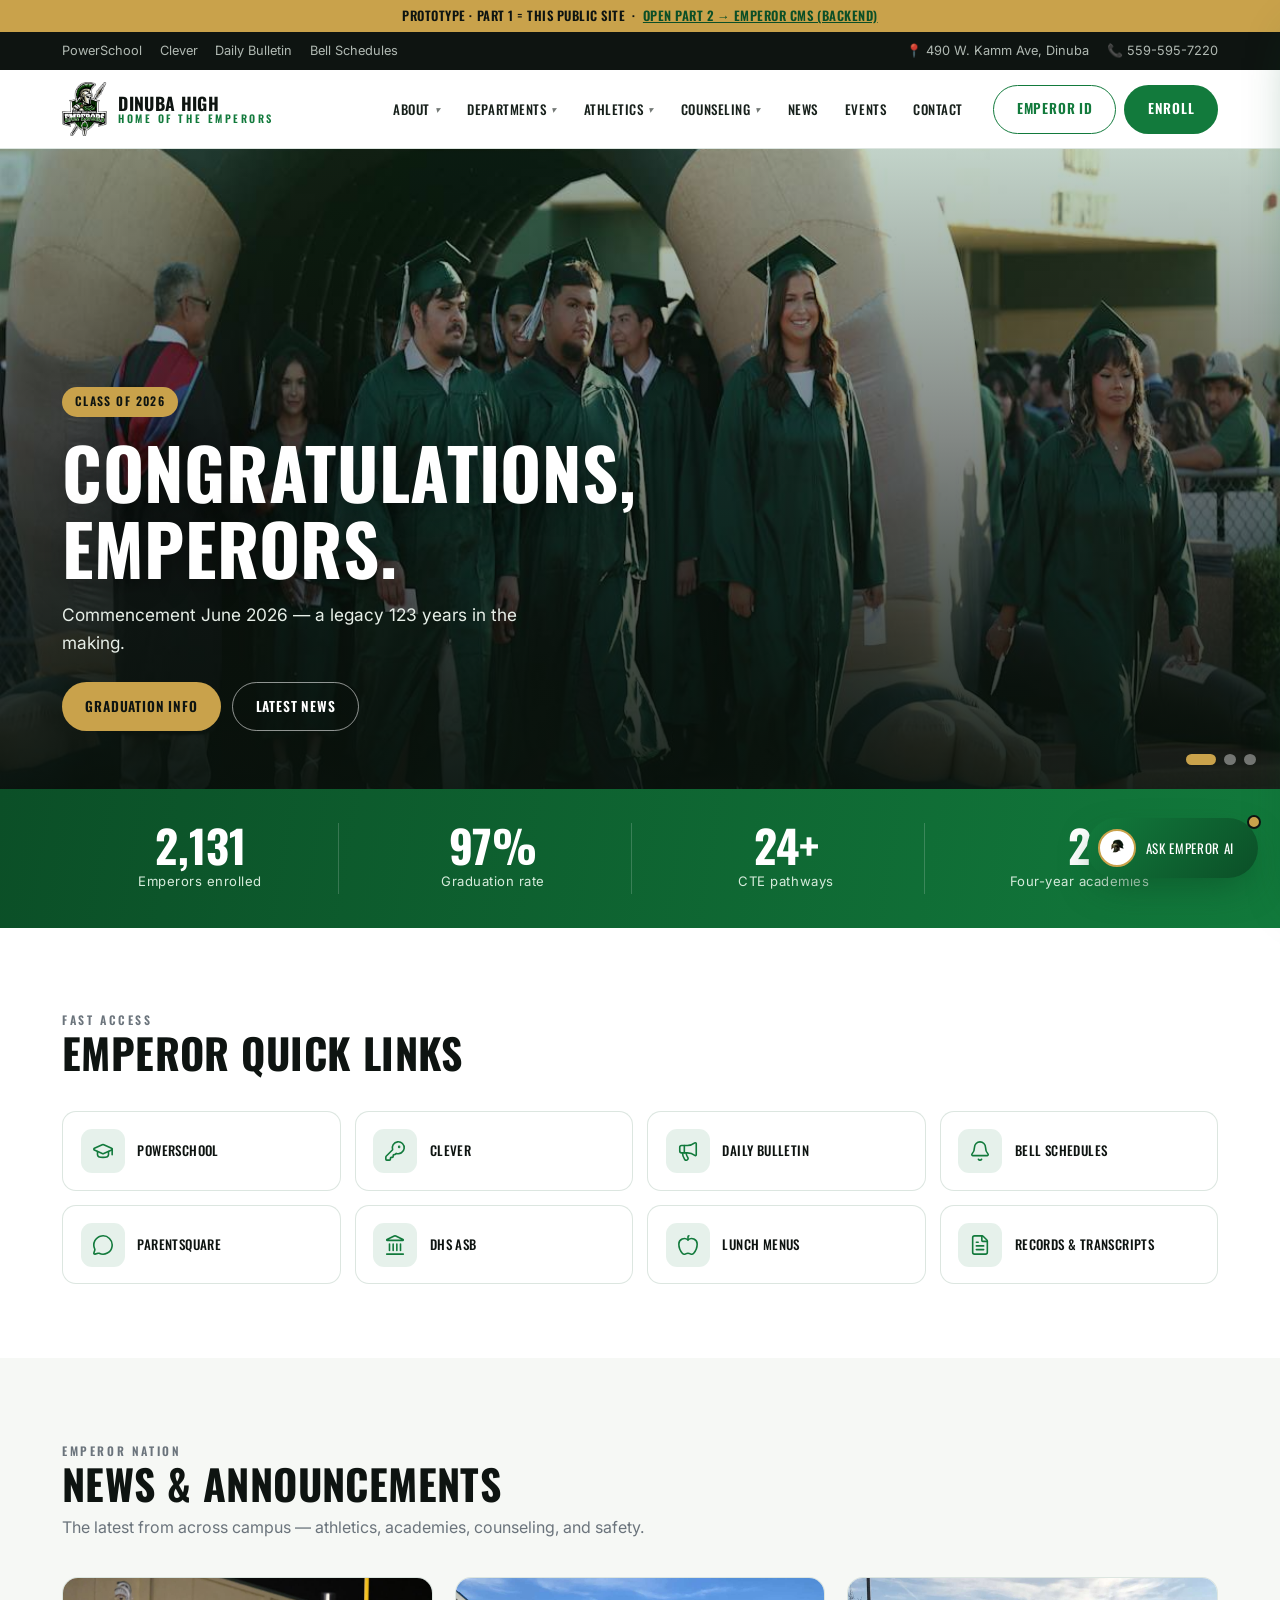
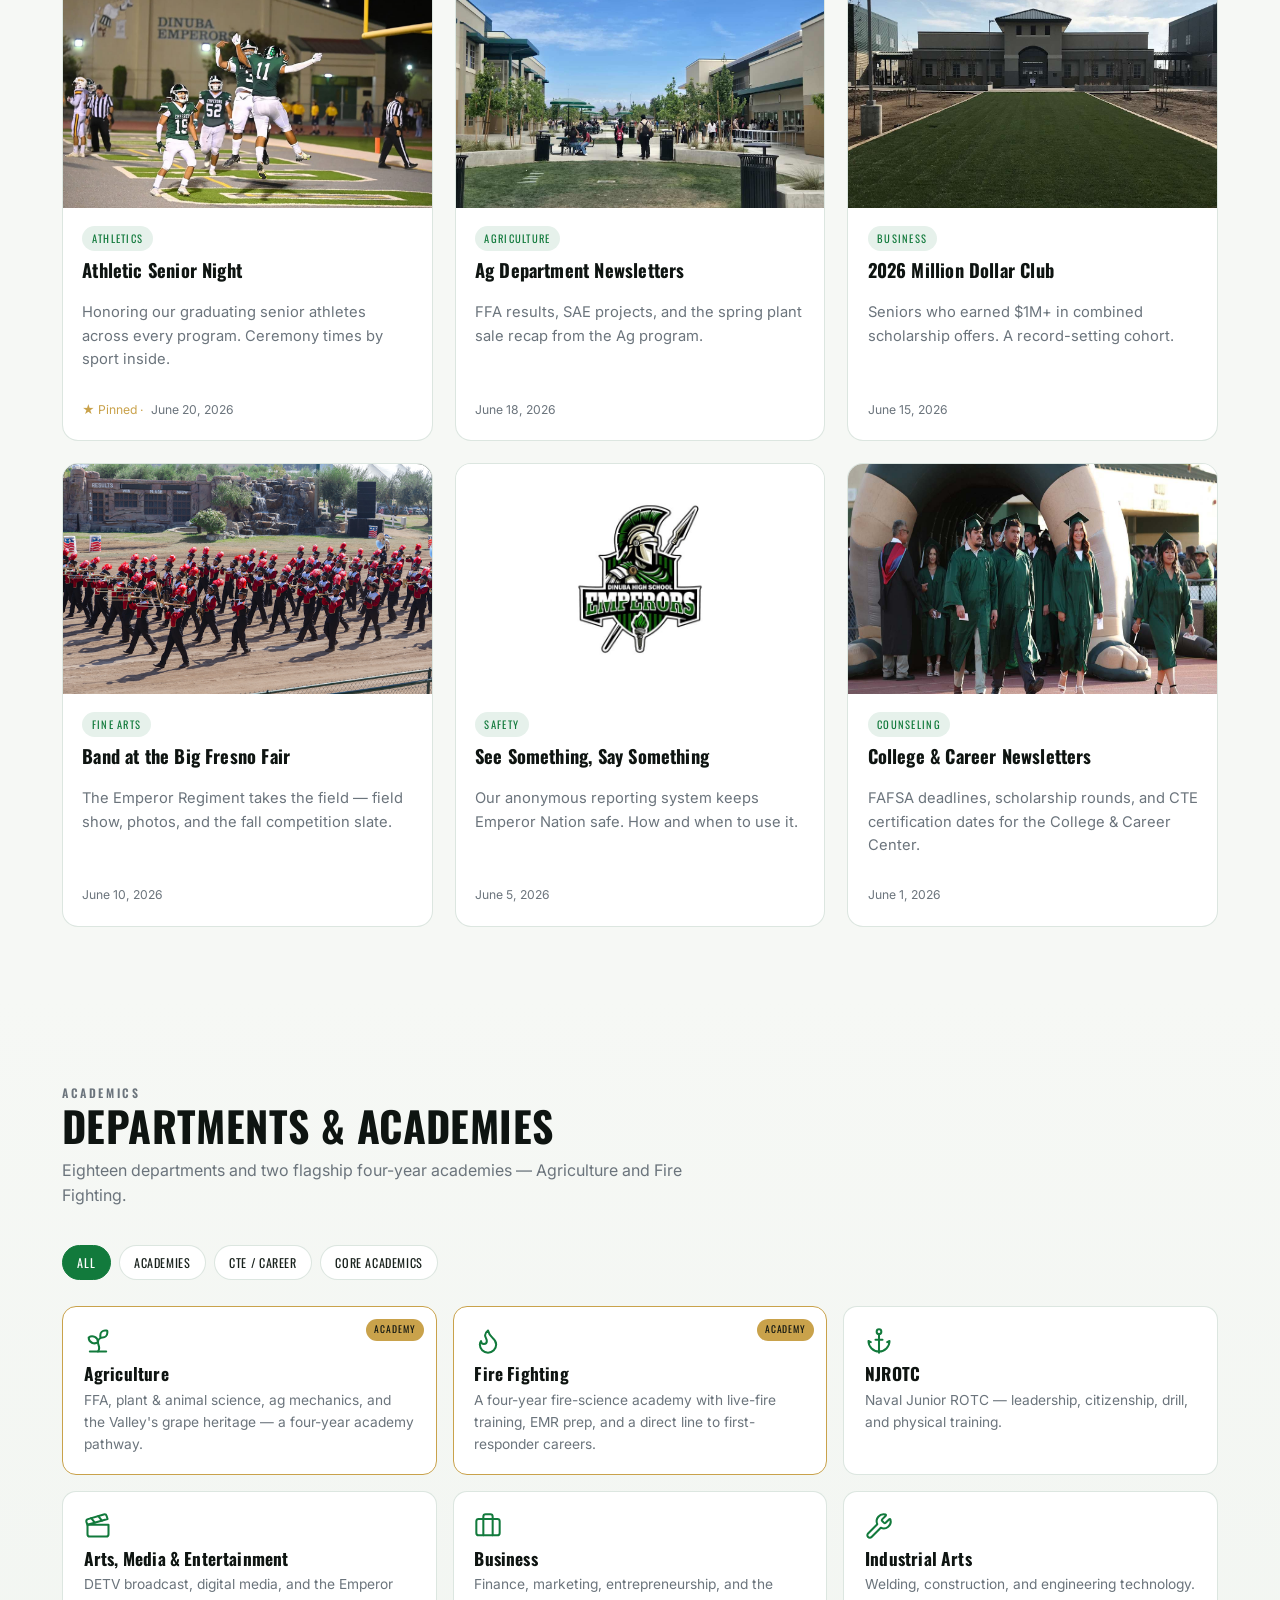
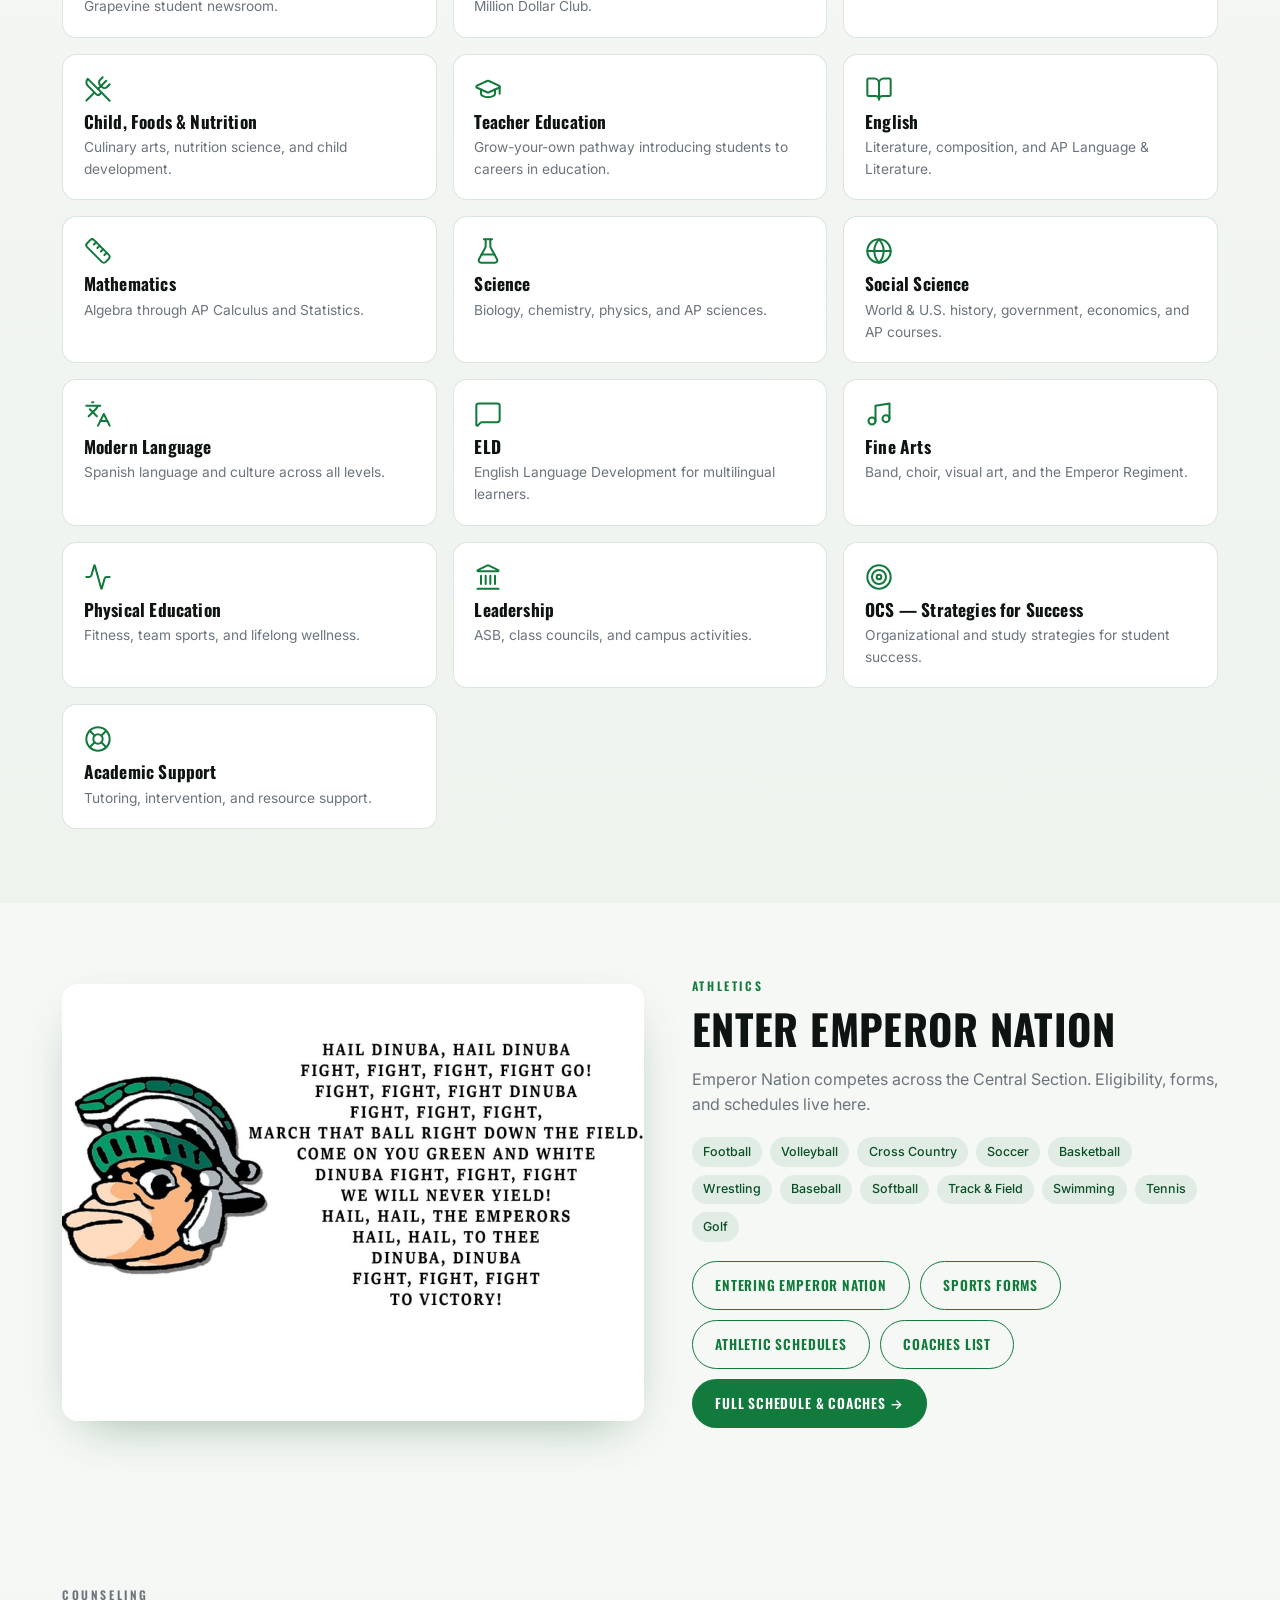
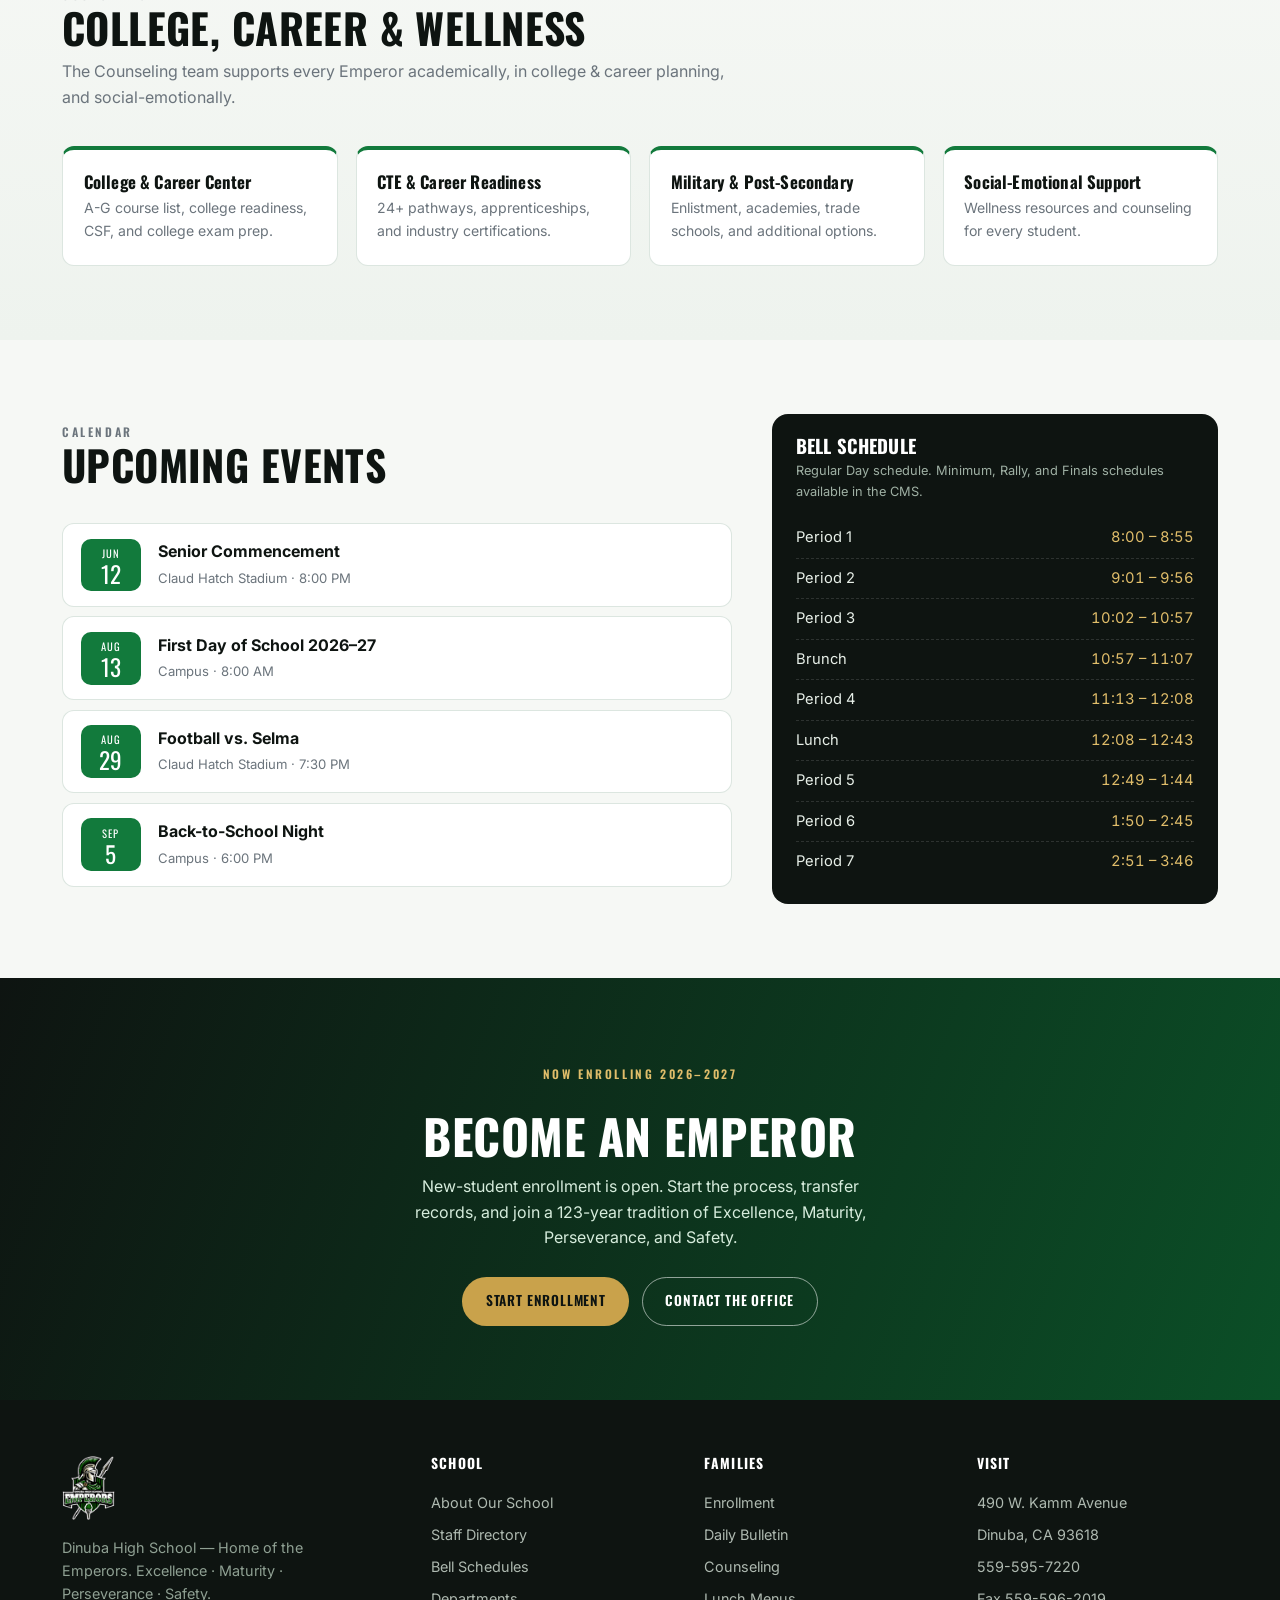
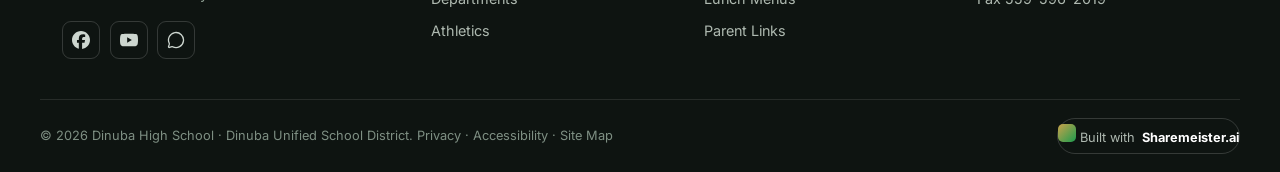
<file: index.html>
<!DOCTYPE html>
<html lang="en">
<head>
<meta charset="UTF-8">
<meta name="viewport" content="width=device-width,initial-scale=1">
<title>Dinuba High School — Home of the Emperors</title>
<meta name="description" content="Dinuba High School — Home of the Emperors. Excellence, Maturity, Perseverance, Safety.">
<link rel="icon" href="assets/img/helmet.png">
<link rel="preconnect" href="https://fonts.googleapis.com">
<link rel="preconnect" href="https://fonts.gstatic.com" crossorigin>
<link href="https://fonts.googleapis.com/css2?family=Oswald:wght@400;500;600;700&family=Inter:wght@400;500;600;700&display=swap" rel="stylesheet">
<link rel="stylesheet" href="assets/css/site.css">
</head>
<body>

<!-- Prototype banner: jump to Part 2 -->
<div style="background:#c9a24b;color:#0e1411;text-align:center;font:600 .8rem/1.4 Oswald,sans-serif;letter-spacing:.04em;text-transform:uppercase;padding:.45rem 1rem">
  Prototype · Part 1 = this public site &nbsp;·&nbsp; <a href="admin.html" style="text-decoration:underline;color:#0b4f27">Open Part 2 → Emperor CMS (backend)</a>
</div>

<!-- Top utility bar -->
<div class="topbar">
  <div class="wrap">
    <div class="t-links" id="topQuick"></div>
    <div class="t-meta">
      <a href="#contact">📍 490 W. Kamm Ave, Dinuba</a>
      <a href="tel:5595957220">📞 559-595-7220</a>
    </div>
  </div>
</div>

<!-- Header -->
<header class="site-head">
  <div class="wrap nav">
    <a class="brand" href="#top">
      <img src="assets/img/logo-emperor.png" alt="Dinuba High School Emperors">
      <span class="b-name"><strong>Dinuba High</strong><span>Home of the Emperors</span></span>
    </a>
    <ul class="menu">
      <li><a href="#about">About <i class="caret">▾</i></a>
        <div class="submenu">
          <a href="#about">Administration</a><a href="page.html#staff">Staff Directory</a>
          <a href="#bell">Bell Schedules</a><a href="#about">School Map</a><a href="#about">DUSD Calendar</a>
        </div>
      </li>
      <li><a href="#departments">Departments <i class="caret">▾</i></a>
        <div class="submenu" id="deptMenu"></div>
      </li>
      <li><a href="page.html#athletics">Athletics <i class="caret">▾</i></a>
        <div class="submenu">
          <a href="page.html#athletics">Entering Emperor Nation</a><a href="page.html#athletics">Sports Forms</a>
          <a href="page.html#athletics">Athletic Schedules</a><a href="page.html#athletics">Coaches List</a>
        </div>
      </li>
      <li><a href="page.html#counseling">Counseling <i class="caret">▾</i></a>
        <div class="submenu">
          <a href="page.html#counseling">College &amp; Career Center</a><a href="page.html#counseling">CTE &amp; Career Readiness</a>
          <a href="page.html#counseling">Counseling Staff</a><a href="page.html#counseling">Social-Emotional</a>
        </div>
      </li>
      <li><a href="#news">News</a></li>
      <li><a href="#events">Events</a></li>
      <li><a href="#contact">Contact</a></li>
    </ul>
    <div class="nav-cta">
      <a class="btn btn-outline" href="profile.html">Emperor ID</a>
      <a class="btn btn-primary" href="#enroll">Enroll</a>
      <button class="burger" id="burger" aria-label="Menu">☰</button>
    </div>
  </div>
</header>

<!-- Mobile drawer -->
<div class="scrim" id="scrim"></div>
<nav class="drawer" id="drawer">
  <div style="display:flex;justify-content:space-between;align-items:center;margin-bottom:1rem">
    <strong style="font-family:Oswald;text-transform:uppercase;color:var(--green)">Menu</strong>
    <button id="drawerClose" style="background:none;border:0;font-size:1.6rem;cursor:pointer">×</button>
  </div>
  <a href="#about">About</a><a href="#departments">Departments</a><a href="#athletics">Athletics</a>
  <a href="#counseling">Counseling</a><a href="#news">News</a><a href="#events">Events</a><a href="#contact">Contact</a>
  <a href="profile.html" class="dh">Emperor ID</a>
  <a href="#enroll">Enroll Now</a>
  <a href="admin.html">Emperor CMS →</a>
</nav>

<main id="top">

  <!-- Hero -->
  <section class="hero" id="hero" style="padding:0">
    <div id="heroSlides"></div>
    <div class="wrap" id="heroContent"></div>
    <div class="hero-dots" id="heroDots"></div>
  </section>

  <!-- Stats -->
  <div class="stats"><div class="wrap" id="stats"></div></div>

  <!-- Quick links -->
  <section class="quick">
    <div class="wrap">
      <div class="sec-head"><p class="eyebrow">Fast Access</p><h2>Emperor Quick Links</h2></div>
      <div class="qgrid" id="quickGrid"></div>
    </div>
  </section>

  <!-- News -->
  <section id="news">
    <div class="wrap">
      <div class="sec-head"><p class="eyebrow">Emperor Nation</p><h2>News &amp; Announcements</h2>
        <p>The latest from across campus — athletics, academies, counseling, and safety.</p></div>
      <div class="ngrid" id="newsGrid"></div>
    </div>
  </section>

  <!-- Departments -->
  <section class="depts" id="departments">
    <div class="wrap">
      <div class="sec-head"><p class="eyebrow">Academics</p><h2>Departments &amp; Academies</h2>
        <p>Eighteen departments and two flagship four-year academies — Agriculture and Fire Fighting.</p></div>
      <div class="dfilter" id="deptFilter"></div>
      <div class="dgrid" id="deptGrid"></div>
    </div>
  </section>

  <!-- Athletics -->
  <section id="athletics">
    <div class="wrap split">
      <div class="media"><img src="assets/img/hero-sports.jpg" alt="Emperor athletics"></div>
      <div>
        <p class="eyebrow">Athletics</p>
        <h2 style="font-size:clamp(1.7rem,3.4vw,2.6rem);text-transform:uppercase">Enter Emperor Nation</h2>
        <p class="muted" id="athIntro"></p>
        <div class="sportchips" id="sportChips"></div>
        <div class="linkrow" id="athLinks"></div>
      </div>
    </div>
  </section>

  <!-- Counseling -->
  <section class="depts" id="counseling">
    <div class="wrap">
      <div class="sec-head"><p class="eyebrow">Counseling</p><h2>College, Career &amp; Wellness</h2>
        <p id="counselIntro"></p></div>
      <div class="cgrid" id="counselGrid"></div>
    </div>
  </section>

  <!-- Events + Bell -->
  <section id="events">
    <div class="wrap twocol">
      <div>
        <div class="sec-head"><p class="eyebrow">Calendar</p><h2>Upcoming Events</h2></div>
        <div class="evlist" id="eventsList"></div>
      </div>
      <div id="bell">
        <div class="bell">
          <h3>Bell Schedule</h3>
          <div class="bn" id="bellNote"></div>
          <div id="bellRows"></div>
        </div>
      </div>
    </div>
  </section>

  <!-- Enroll CTA -->
  <section class="cta-band" id="enroll">
    <div class="wrap">
      <p class="eyebrow" style="color:var(--gold-bright)">Now Enrolling 2026–2027</p>
      <h2>Become an Emperor</h2>
      <p>New-student enrollment is open. Start the process, transfer records, and join a 123-year tradition of Excellence, Maturity, Perseverance, and Safety.</p>
      <div class="btns">
        <a class="btn btn-gold" href="#">Start Enrollment</a>
        <a class="btn btn-ghost" href="#contact">Contact the Office</a>
      </div>
    </div>
  </section>

</main>

<!-- Footer -->
<footer class="foot" id="contact">
  <div class="wrap fgrid">
    <div class="fbrand">
      <img src="assets/img/logo-emperor.png" alt="Dinuba High School Emperors">
      <p>Dinuba High School — Home of the Emperors. Excellence · Maturity · Perseverance · Safety.</p>
      <div class="social">
        <a href="https://www.facebook.com/DinubaHigh/" target="_blank" rel="noopener" title="Facebook" aria-label="Facebook">
          <svg viewBox="0 0 24 24" fill="currentColor" aria-hidden="true"><path d="M9.101 23.691v-7.98H6.627v-3.667h2.474v-1.58c0-4.085 1.848-5.978 5.858-5.978.401 0 .955.042 1.468.103a8.68 8.68 0 0 1 1.141.195v3.325a8.623 8.623 0 0 0-.653-.036 26.805 26.805 0 0 0-.733-.009c-.707 0-1.259.096-1.675.309a1.686 1.686 0 0 0-.679.622c-.258.42-.374.995-.374 1.752v1.297h3.919l-.386 2.103-.287 1.564h-3.246v8.245C19.396 23.238 24 18.179 24 12.044c0-6.627-5.373-12-12-12s-12 5.373-12 12c0 5.628 3.874 10.35 9.101 11.647Z"/></svg></a>
        <a href="https://www.youtube.com/@DETVEmps" target="_blank" rel="noopener" title="YouTube" aria-label="YouTube">
          <svg viewBox="0 0 24 24" fill="currentColor" aria-hidden="true"><path d="M23.498 6.186a3.016 3.016 0 0 0-2.122-2.136C19.505 3.545 12 3.545 12 3.545s-7.505 0-9.377.505A3.017 3.017 0 0 0 .502 6.186C0 8.07 0 12 0 12s0 3.93.502 5.814a3.016 3.016 0 0 0 2.122 2.136c1.871.505 9.376.505 9.376.505s7.505 0 9.377-.505a3.015 3.015 0 0 0 2.122-2.136C24 15.93 24 12 24 12s0-3.93-.502-5.814zM9.545 15.568V8.432L15.818 12l-6.273 3.568z"/></svg></a>
        <a href="#" title="ParentSquare" aria-label="ParentSquare" id="psSocial"></a>
      </div>
    </div>
    <div>
      <h4>School</h4>
      <a href="#about">About Our School</a><a href="page.html#staff">Staff Directory</a>
      <a href="#bell">Bell Schedules</a><a href="#departments">Departments</a><a href="page.html#athletics">Athletics</a>
    </div>
    <div>
      <h4>Families</h4>
      <a href="#enroll">Enrollment</a><a href="#news">Daily Bulletin</a>
      <a href="#counseling">Counseling</a><a href="#">Lunch Menus</a><a href="#">Parent Links</a>
    </div>
    <div>
      <h4>Visit</h4>
      <a href="#contact">490 W. Kamm Avenue</a><a href="#contact">Dinuba, CA 93618</a>
      <a href="tel:5595957220">559-595-7220</a><a href="#">Fax 559-596-2019</a>
    </div>
  </div>
  <div class="wrap subfoot">
    <span>© 2026 Dinuba High School · Dinuba Unified School District. Privacy · Accessibility · Site Map</span>
    <a class="smbuilt" href="https://sharemeister.ai" target="_blank" rel="noopener">
      <span class="spark"></span> Built with <strong style="color:#fff">&nbsp;Sharemeister.ai</strong>
    </a>
  </div>
</footer>

<!-- Emperor AI assistant -->
<button class="eai-fab" id="eaiFab" aria-label="Ask Emperor AI">
  <span class="ava"><img src="assets/img/helmet.png" alt=""></span>
  Ask Emperor AI<span class="pulse"></span>
</button>
<section class="eai-panel" id="eaiPanel" aria-live="polite">
  <div class="eai-head">
    <span class="ava"><img src="assets/img/helmet.png" alt=""></span>
    <div class="t"><b>Emperor AI</b><span>Your campus guide · online</span></div>
    <button class="x" id="eaiClose">×</button>
  </div>
  <div class="eai-body" id="eaiBody"></div>
  <div class="eai-chips" id="eaiChips"></div>
  <div class="eai-input">
    <input id="eaiInput" placeholder="Ask about enrollment, sports, schedules…" autocomplete="off">
    <button id="eaiSend">➤</button>
  </div>
  <div class="eai-foot">Powered by <a href="https://sharemeister.ai" target="_blank" rel="noopener">Sharemeister.ai</a> · trained on DHS content</div>
</section>

<script src="assets/js/icons.js"></script>
<script src="assets/js/data.js"></script>
<script src="assets/js/emperor-ai.js"></script>
<script src="assets/js/site.js"></script>
</body>
</html>
</file>
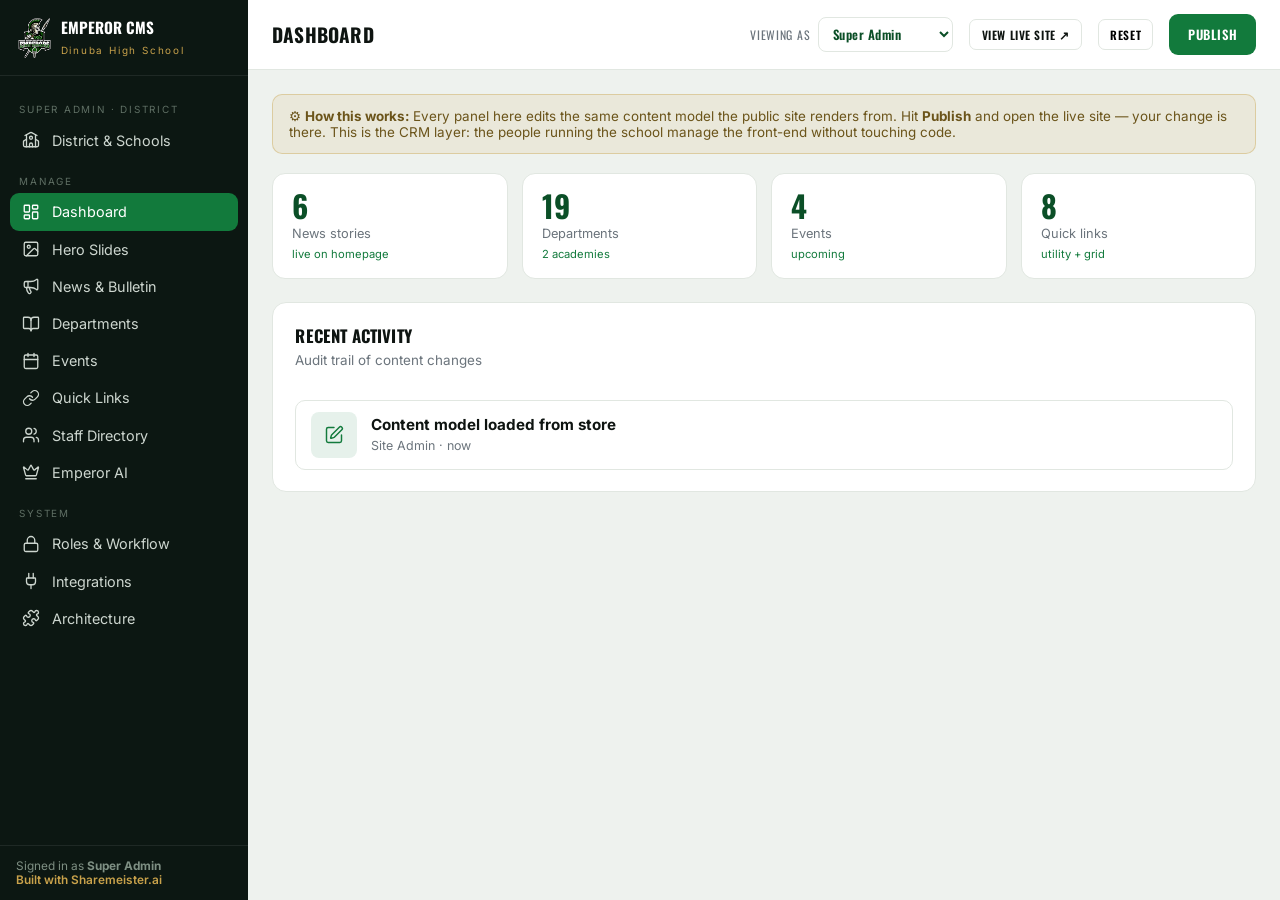
<file: admin.html>
<!DOCTYPE html>
<html lang="en">
<head>
<meta charset="UTF-8">
<meta name="viewport" content="width=device-width,initial-scale=1">
<title>Emperor CMS — Dinuba High School</title>
<link rel="icon" href="assets/img/helmet.png">
<link rel="preconnect" href="https://fonts.googleapis.com">
<link href="https://fonts.googleapis.com/css2?family=Oswald:wght@400;500;600;700&family=Inter:wght@400;500;600;700&display=swap" rel="stylesheet">
<link rel="stylesheet" href="assets/css/admin.css">
</head>
<body>

<!-- Sidebar -->
<aside class="sb">
  <div class="sb-brand">
    <img src="assets/img/logo-emperor.png" alt="">
    <div><b>Emperor CMS</b><br><span>Dinuba High School</span></div>
  </div>
  <nav class="sb-nav" id="sbNav">
    <div class="sb-sec sa-only" id="saSection">Super Admin · District</div>
    <a data-v="district" class="sa-only"><span class="ic">🏫</span> District &amp; Schools</a>
    <div class="sb-sec">Manage</div>
    <a data-v="dash" class="on"><span class="ic">▣</span> Dashboard</a>
    <a data-v="hero"><span class="ic">🖼️</span> Hero Slides</a>
    <a data-v="news"><span class="ic">📣</span> News &amp; Bulletin</a>
    <a data-v="depts"><span class="ic">📚</span> Departments</a>
    <a data-v="events"><span class="ic">📅</span> Events</a>
    <a data-v="quick"><span class="ic">🔗</span> Quick Links</a>
    <a data-v="staff"><span class="ic">👤</span> Staff Directory</a>
    <a data-v="emperorai"><span class="ic">⚔️</span> Emperor AI</a>
    <div class="sb-sec">System</div>
    <a data-v="roles"><span class="ic">🔐</span> Roles &amp; Workflow</a>
    <a data-v="integrations"><span class="ic">🔌</span> Integrations</a>
    <a data-v="arch"><span class="ic">🧩</span> Architecture</a>
  </nav>
  <div class="sb-foot">
    Signed in as <b id="whoami">Super Admin</b><br>
    <a href="https://sharemeister.ai" target="_blank">Built with Sharemeister.ai</a>
  </div>
</aside>

<!-- Main -->
<div class="main">
  <div class="top">
    <h1 id="viewTitle">Dashboard</h1>
    <span class="pill" id="dirtyPill" style="display:none">Unsaved changes</span>
    <div class="sp"></div>
    <div class="roleswitch"><span>Viewing as</span>
      <select id="roleSwitch">
        <option value="superadmin">Super Admin</option>
        <option value="siteadmin">Site Admin</option>
        <option value="editor">Editor</option>
        <option value="deptlead">Department Lead</option>
      </select></div>
    <a class="btn btn-ghost btn-sm" href="index.html" target="_blank">View live site ↗</a>
    <button class="btn btn-ghost btn-sm" id="resetBtn">Reset</button>
    <button class="btn btn-green" id="publishBtn">Publish</button>
  </div>

  <div class="content">

    <!-- District (Super Admin only) -->
    <section class="view" data-view="district">
      <div class="note">🏫 <b>Super Admin sees everything.</b> Full visibility across the whole district — every campus, all content, users, integrations, and audit. Site Admins and below are scoped to their own school; Department Leads only to their department. Switch the <b>“Viewing as”</b> role up top to see scoping in action.</div>
      <div class="metrics" id="districtMetrics"></div>
      <div class="card">
        <div class="card-head"><div><h2>Dinuba Unified — All Campuses</h2><div class="sub">Every school running on the platform</div></div></div>
        <div class="rows" id="schoolRows"></div>
      </div>
    </section>

    <!-- Dashboard -->
    <section class="view on" data-view="dash">
      <div class="note">⚙️ <b>How this works:</b> Every panel here edits the same content model the public site renders from. Hit <b>Publish</b> and open the live site — your change is there. This is the CRM layer: the people running the school manage the front-end without touching code.</div>
      <div class="metrics" id="dashMetrics"></div>
      <div class="card">
        <div class="card-head"><div><h2>Recent activity</h2><div class="sub">Audit trail of content changes</div></div></div>
        <div class="rows" id="activity"></div>
      </div>
    </section>

    <!-- Hero -->
    <section class="view" data-view="hero">
      <div class="card">
        <div class="card-head"><div><h2>Hero Slides</h2><div class="sub">The rotating banner on the homepage</div></div><div class="sp"></div>
          <button class="btn btn-gold btn-sm" data-add="hero">+ Add slide</button></div>
        <div class="rows" id="heroRows"></div>
      </div>
    </section>

    <!-- News -->
    <section class="view" data-view="news">
      <div class="card">
        <div class="card-head"><div><h2>News &amp; Bulletin</h2><div class="sub">Announcements shown on the homepage</div></div><div class="sp"></div>
          <button class="btn btn-gold btn-sm" data-add="news">+ Add story</button></div>
        <div class="rows" id="newsRows"></div>
      </div>
    </section>

    <!-- Departments -->
    <section class="view" data-view="depts">
      <div class="card">
        <div class="card-head"><div><h2>Departments &amp; Academies</h2><div class="sub">18 departments · 2 four-year academies</div></div><div class="sp"></div>
          <button class="btn btn-gold btn-sm" data-add="depts">+ Add department</button></div>
        <div class="rows" id="deptRows"></div>
      </div>
    </section>

    <!-- Events -->
    <section class="view" data-view="events">
      <div class="card">
        <div class="card-head"><div><h2>Events</h2><div class="sub">Calendar items on the homepage</div></div><div class="sp"></div>
          <button class="btn btn-gold btn-sm" data-add="events">+ Add event</button></div>
        <div class="rows" id="eventRows"></div>
      </div>
    </section>

    <!-- Quick Links -->
    <section class="view" data-view="quick">
      <div class="card">
        <div class="card-head"><div><h2>Quick Links</h2><div class="sub">Top utility bar + quick-access grid</div></div><div class="sp"></div>
          <button class="btn btn-gold btn-sm" data-add="quick">+ Add link</button></div>
        <div class="rows" id="quickRows"></div>
      </div>
    </section>

    <!-- Staff -->
    <section class="view" data-view="staff">
      <div class="card">
        <div class="card-head"><div><h2>Staff Directory</h2><div class="sub">Administration &amp; contacts</div></div><div class="sp"></div>
          <button class="btn btn-gold btn-sm" data-add="staff">+ Add staff</button></div>
        <div class="rows" id="staffRows"></div>
      </div>
    </section>

    <!-- Emperor AI -->
    <section class="view" data-view="emperorai">
      <div class="note">⚔️ The <b>Emperor AI</b> character answers families and students from <i>this</i> content. Because the assistant is grounded in the CMS, every edit you publish also updates what Emperor AI knows — no separate training step.</div>
      <div class="card">
        <div class="card-head"><div><h2>Emperor AI — Persona</h2><div class="sub">Voice &amp; behavior of the school's assistant</div></div></div>
        <div class="field"><label>Display name</label><input value="Emperor AI" readonly></div>
        <div class="field"><label>Tagline</label><input value="Your campus guide · online" readonly></div>
        <div class="field"><label>System persona</label><textarea readonly>Encouraging, knowledgeable campus guide for Dinuba High. Speaks in the Emperors' voice — Excellence, Maturity, Perseverance, Safety. Answers ONLY from published DHS content; routes anything else to the front office (559-595-7220). Never invents policy.</textarea></div>
      </div>
      <div class="card">
        <div class="card-head"><div><h2>Knowledge sources</h2><div class="sub">What the assistant is grounded in</div></div></div>
        <div class="rows" id="aiSources"></div>
      </div>
    </section>

    <!-- Roles -->
    <section class="view" data-view="roles">
      <div class="note">🔐 <b>Security note:</b> the “Viewing as” switcher and these scopes are the <i>convenience</i> layer. The real boundary is server-side — every API request is re-checked against the caller’s role + scope (school, department), so a lower role can’t reach other data even by calling the API directly. See <b>Architecture → Server-side authorization</b>.</div>
      <div class="card">
        <div class="card-head"><div><h2>Roles &amp; Permissions</h2><div class="sub">Who can edit what — the CRM access model</div></div></div>
        <div class="rows" id="roleRows"></div>
      </div>
      <div class="card">
        <div class="card-head"><div><h2>Publishing Workflow</h2><div class="sub">Draft → review → publish, with audit trail</div></div></div>
        <div class="roleflow">
          <span class="node">✍️ Contributor drafts</span><span class="arr">→</span>
          <span class="node">👁️ Editor reviews</span><span class="arr">→</span>
          <span class="node">✅ Admin publishes</span><span class="arr">→</span>
          <span class="node">🌐 Live site + Emperor AI update</span>
        </div>
      </div>
    </section>

    <!-- Integrations -->
    <section class="view" data-view="integrations">
      <div class="card">
        <div class="card-head"><div><h2>Integrations</h2><div class="sub">The systems a school site must connect to</div></div></div>
        <div class="arch" id="integrationGrid"></div>
      </div>
    </section>

    <!-- Architecture -->
    <section class="view" data-view="arch">
      <div class="note">🧩 <b>The two-part setup.</b> Part 1 is the public site you can open in a tab. Part 2 is this CMS. They share one content model — in production a database behind a headless API. This panel documents the full backend the school would run.</div>
      <div class="card">
        <div class="card-head"><div><h2>System Architecture</h2><div class="sub">What ships when this goes to production</div></div></div>
        <div class="arch" id="archGrid"></div>
      </div>
    </section>

  </div>
</div>

<!-- Edit modal -->
<div class="modal-scrim" id="modalScrim">
  <div class="modal">
    <h3 id="modalTitle">Edit</h3>
    <div id="modalForm"></div>
    <div class="modal-acts">
      <button class="btn btn-ghost" id="modalCancel">Cancel</button>
      <button class="btn btn-green" id="modalSave">Save</button>
    </div>
  </div>
</div>

<div class="toast" id="toast"></div>

<script src="assets/js/icons.js"></script>
<script src="assets/js/data.js"></script>
<script src="assets/js/admin.js"></script>
</body>
</html>
</file>
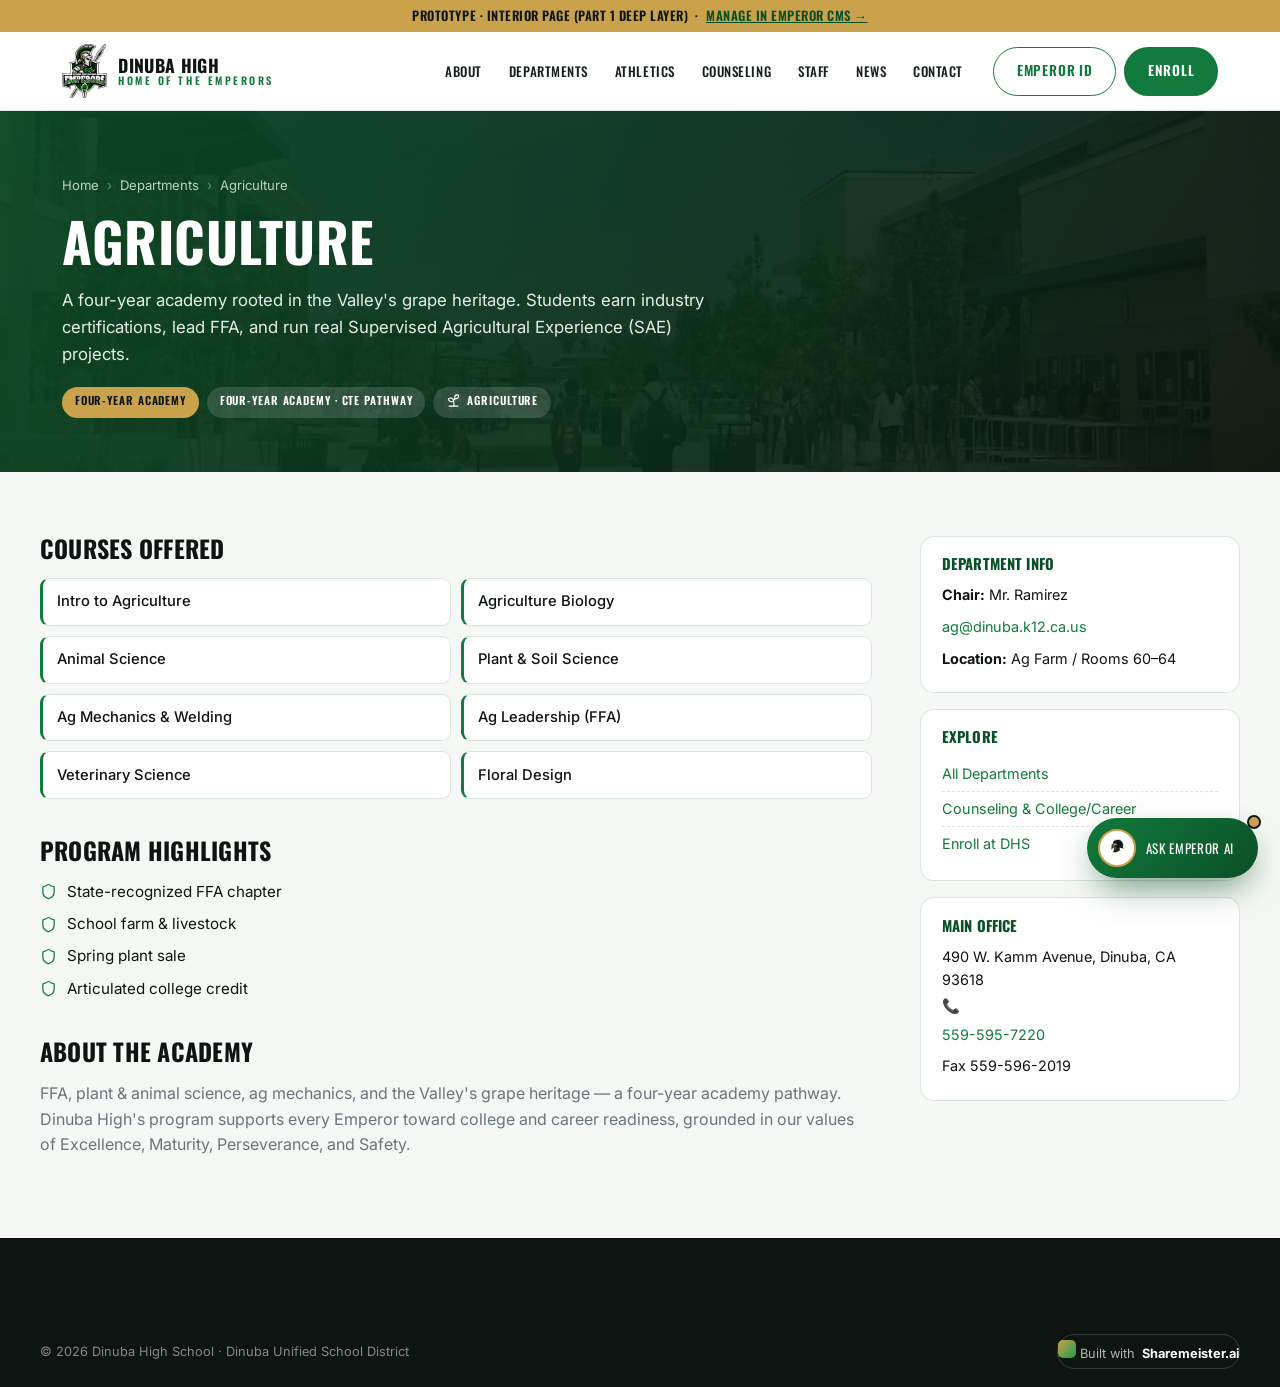
<file: page.html>
<!DOCTYPE html>
<html lang="en">
<head>
<meta charset="UTF-8">
<meta name="viewport" content="width=device-width,initial-scale=1">
<title>Dinuba High School — Emperors</title>
<link rel="icon" href="assets/img/helmet.png">
<link rel="preconnect" href="https://fonts.googleapis.com">
<link href="https://fonts.googleapis.com/css2?family=Oswald:wght@400;500;600;700&family=Inter:wght@400;500;600;700&display=swap" rel="stylesheet">
<link rel="stylesheet" href="assets/css/site.css">
</head>
<body>

<div style="background:#c9a24b;color:#0e1411;text-align:center;font:600 .8rem/1.4 Oswald,sans-serif;letter-spacing:.04em;text-transform:uppercase;padding:.45rem 1rem">
  Prototype · Interior page (Part 1 deep layer) &nbsp;·&nbsp; <a href="admin.html" style="text-decoration:underline;color:#0b4f27">Manage in Emperor CMS →</a>
</div>

<header class="site-head">
  <div class="wrap nav">
    <a class="brand" href="index.html">
      <img src="assets/img/logo-emperor.png" alt="Dinuba High School Emperors">
      <span class="b-name"><strong>Dinuba High</strong><span>Home of the Emperors</span></span>
    </a>
    <ul class="menu">
      <li><a href="index.html#about">About</a></li>
      <li><a href="index.html#departments">Departments</a></li>
      <li><a href="page.html#athletics">Athletics</a></li>
      <li><a href="page.html#counseling">Counseling</a></li>
      <li><a href="page.html#staff">Staff</a></li>
      <li><a href="index.html#news">News</a></li>
      <li><a href="index.html#contact">Contact</a></li>
    </ul>
    <div class="nav-cta"><a class="btn btn-outline" href="profile.html">Emperor ID</a><a class="btn btn-primary" href="index.html#enroll">Enroll</a></div>
  </div>
</header>

<main id="pageMount"></main>

<footer class="foot">
  <div class="wrap subfoot" style="border:0;padding-top:40px">
    <span>© 2026 Dinuba High School · Dinuba Unified School District</span>
    <a class="smbuilt" href="https://sharemeister.ai" target="_blank" rel="noopener">
      <span class="spark"></span> Built with <strong style="color:#fff">&nbsp;Sharemeister.ai</strong>
    </a>
  </div>
</footer>

<!-- Emperor AI -->
<button class="eai-fab" id="eaiFab" aria-label="Ask Emperor AI">
  <span class="ava"><img src="assets/img/helmet.png" alt=""></span>
  Ask Emperor AI<span class="pulse"></span>
</button>
<section class="eai-panel" id="eaiPanel" aria-live="polite">
  <div class="eai-head">
    <span class="ava"><img src="assets/img/helmet.png" alt=""></span>
    <div class="t"><b>Emperor AI</b><span>Your campus guide · online</span></div>
    <button class="x" id="eaiClose">×</button>
  </div>
  <div class="eai-body" id="eaiBody"></div>
  <div class="eai-chips" id="eaiChips"></div>
  <div class="eai-input">
    <input id="eaiInput" placeholder="Ask about enrollment, sports, schedules…" autocomplete="off">
    <button id="eaiSend">➤</button>
  </div>
  <div class="eai-foot">Powered by <a href="https://sharemeister.ai" target="_blank" rel="noopener">Sharemeister.ai</a> · trained on DHS content</div>
</section>

<script src="assets/js/icons.js"></script>
<script src="assets/js/data.js"></script>
<script src="assets/js/emperor-ai.js"></script>
<script src="assets/js/page.js"></script>
</body>
</html>
</file>
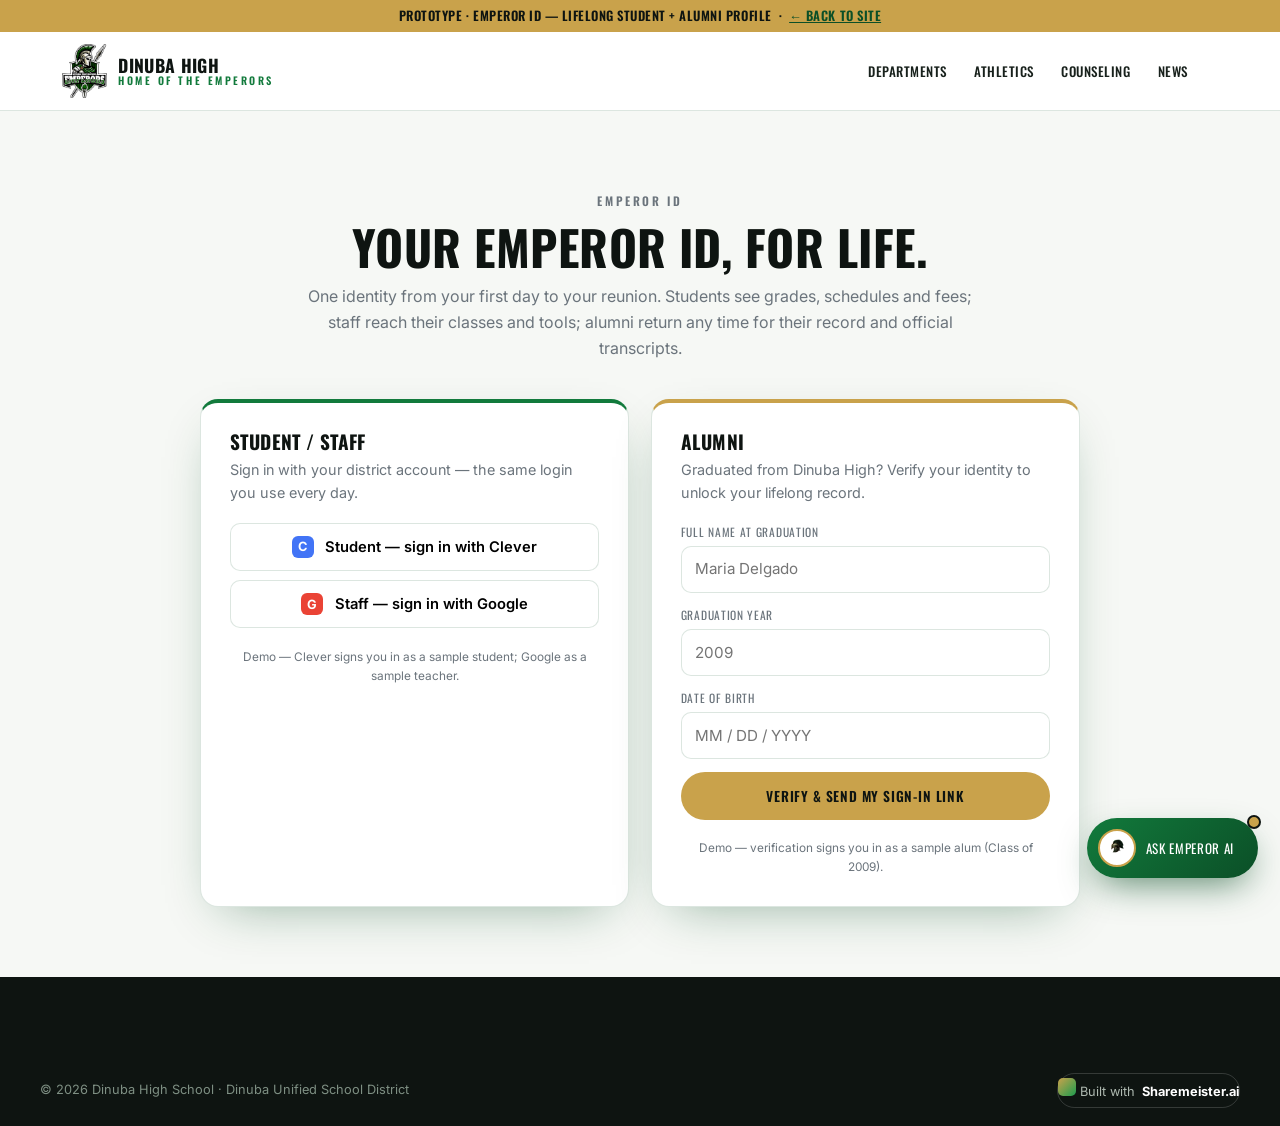
<file: profile.html>
<!DOCTYPE html>
<html lang="en">
<head>
<meta charset="UTF-8">
<meta name="viewport" content="width=device-width,initial-scale=1">
<title>Emperor ID — Dinuba High School</title>
<link rel="icon" href="assets/img/helmet.png">
<link rel="preconnect" href="https://fonts.googleapis.com">
<link href="https://fonts.googleapis.com/css2?family=Oswald:wght@400;500;600;700&family=Inter:wght@400;500;600;700&display=swap" rel="stylesheet">
<link rel="stylesheet" href="assets/css/site.css">
</head>
<body>

<div style="background:#c9a24b;color:#0e1411;text-align:center;font:600 .8rem/1.4 Oswald,sans-serif;letter-spacing:.04em;text-transform:uppercase;padding:.45rem 1rem">
  Prototype · Emperor ID — lifelong student + alumni profile &nbsp;·&nbsp; <a href="index.html" style="text-decoration:underline;color:#0b4f27">← Back to site</a>
</div>

<header class="site-head">
  <div class="wrap nav">
    <a class="brand" href="index.html">
      <img src="assets/img/logo-emperor.png" alt="Dinuba High School Emperors">
      <span class="b-name"><strong>Dinuba High</strong><span>Home of the Emperors</span></span>
    </a>
    <ul class="menu">
      <li><a href="index.html#departments">Departments</a></li>
      <li><a href="page.html#athletics">Athletics</a></li>
      <li><a href="page.html#counseling">Counseling</a></li>
      <li><a href="index.html#news">News</a></li>
    </ul>
    <div class="nav-cta" id="navCta"></div>
  </div>
</header>

<main id="mount"></main>

<footer class="foot">
  <div class="wrap subfoot" style="border:0;padding-top:40px">
    <span>© 2026 Dinuba High School · Dinuba Unified School District</span>
    <a class="smbuilt" href="https://sharemeister.ai" target="_blank" rel="noopener">
      <span class="spark"></span> Built with <strong style="color:#fff">&nbsp;Sharemeister.ai</strong>
    </a>
  </div>
</footer>

<!-- Transcript request modal -->
<div class="pmodal-scrim" id="trScrim">
  <div class="pmodal">
    <h3>Request Official Transcript</h3>
    <div class="pm-sub">Official, sealed transcripts are issued by the DHS Registrar.</div>
    <div class="pm-note">⚠️ Official transcripts are produced and verified by the Registrar through the district's records system (ScribOrder). This form starts that request and tracks its status here in your Emperor ID.</div>
    <div class="field"><label>Send to</label>
      <select id="trTo"><option>Myself (unofficial copy)</option><option>A college / university</option><option>An employer</option><option>Another school / NCAA</option><option>Military / government</option></select></div>
    <div class="field"><label>Recipient name / institution</label><input id="trWho" placeholder="e.g. Fresno State Admissions"></div>
    <div class="field"><label>Delivery</label>
      <select id="trHow"><option>Electronic (PDF, fastest)</option><option>Mailed sealed copy</option><option>In-person pickup</option></select></div>
    <div class="field"><label>Number of copies</label><input id="trN" type="number" value="1" min="1" max="10"></div>
    <div class="pm-acts">
      <button class="btn btn-outline" id="trCancel">Cancel</button>
      <button class="btn btn-primary" id="trSubmit">Submit to Registrar →</button>
    </div>
  </div>
</div>

<!-- Emperor AI -->
<button class="eai-fab" id="eaiFab" aria-label="Ask Emperor AI">
  <span class="ava"><img src="assets/img/helmet.png" alt=""></span>
  Ask Emperor AI<span class="pulse"></span>
</button>
<section class="eai-panel" id="eaiPanel" aria-live="polite">
  <div class="eai-head">
    <span class="ava"><img src="assets/img/helmet.png" alt=""></span>
    <div class="t"><b>Emperor AI</b><span>Your campus guide · online</span></div>
    <button class="x" id="eaiClose">×</button>
  </div>
  <div class="eai-body" id="eaiBody"></div>
  <div class="eai-chips" id="eaiChips"></div>
  <div class="eai-input">
    <input id="eaiInput" placeholder="Ask about transcripts, your record…" autocomplete="off">
    <button id="eaiSend">➤</button>
  </div>
  <div class="eai-foot">Powered by <a href="https://sharemeister.ai" target="_blank" rel="noopener">Sharemeister.ai</a> · trained on DHS content</div>
</section>

<script src="assets/js/icons.js"></script>
<script src="assets/js/data.js"></script>
<script src="assets/js/emperor-ai.js"></script>
<script src="assets/js/profile.js"></script>
</body>
</html>
</file>
<file: assets/css/site.css>
/* Dinuba High School — Emperor brand system
   Palette pulled from the Emperors academic logo:
   grape-leaf kelly green, steel/silver armor, bronze-gold torch, ink black. */
:root{
  --green:#127a3c;        /* Emperor green (grape leaf) */
  --green-deep:#0b4f27;   /* shadow green */
  --green-bright:#1c9c4e; /* highlight green */
  --gold:#c9a24b;         /* torch / medallion bronze-gold */
  --gold-bright:#e0bd6a;
  --steel:#aeb6bd;        /* armor */
  --steel-dark:#6b747c;
  --ink:#0e1411;          /* near-black with green undertone */
  --ink-2:#18211c;
  --paper:#f6f8f5;
  --paper-2:#ffffff;
  --line:rgba(11,79,39,.14);
  --shadow:0 18px 50px -22px rgba(11,79,39,.45);
  --r:16px;
  --maxw:1200px;
  --font:'Inter',-apple-system,BlinkMacSystemFont,'Segoe UI',Roboto,Helvetica,Arial,sans-serif;
  --display:'Oswald','Inter',sans-serif;
}

*{box-sizing:border-box}
html{scroll-behavior:smooth}
body{margin:0;font-family:var(--font);color:var(--ink);background:var(--paper);line-height:1.6;-webkit-font-smoothing:antialiased}
img{max-width:100%;display:block}
a{color:inherit;text-decoration:none}
h1,h2,h3,h4{font-family:var(--display);font-weight:700;letter-spacing:.01em;line-height:1.08;margin:0}
.display{font-family:var(--display);text-transform:uppercase;letter-spacing:.02em}
.wrap{max-width:var(--maxw);margin:0 auto;padding:0 22px}
.eyebrow{font-family:var(--display);text-transform:uppercase;letter-spacing:.22em;font-size:.74rem;font-weight:600;color:var(--green);margin:0 0 10px}
.muted{color:var(--steel-dark)}
section{padding:74px 0}
.sec-head{max-width:680px;margin:0 0 36px}
.sec-head h2{font-size:clamp(1.7rem,3.4vw,2.6rem);text-transform:uppercase}
.sec-head p{margin:.6rem 0 0;color:var(--steel-dark)}

/* ---------- Buttons ---------- */
.btn{display:inline-flex;align-items:center;gap:.5rem;font-family:var(--display);text-transform:uppercase;letter-spacing:.06em;font-size:.85rem;font-weight:600;
  padding:.8rem 1.4rem;border-radius:999px;border:1.5px solid transparent;cursor:pointer;transition:.18s}
.btn-primary{background:var(--green);color:#fff}
.btn-primary:hover{background:var(--green-deep);transform:translateY(-2px)}
.btn-gold{background:var(--gold);color:var(--ink)}
.btn-gold:hover{background:var(--gold-bright);transform:translateY(-2px)}
.btn-ghost{border-color:rgba(255,255,255,.55);color:#fff}
.btn-ghost:hover{background:rgba(255,255,255,.12)}
.btn-outline{border-color:var(--green);color:var(--green)}
.btn-outline:hover{background:var(--green);color:#fff}

/* ---------- Top utility bar ---------- */
.topbar{background:var(--ink);color:#cdd6cf;font-size:.8rem}
.topbar .wrap{display:flex;justify-content:space-between;align-items:center;height:38px;gap:1rem}
.topbar a{color:#cdd6cf;opacity:.85;transition:.15s}
.topbar a:hover{opacity:1;color:var(--gold-bright)}
.topbar .t-links{display:flex;gap:1.1rem;align-items:center}
.topbar .t-meta{display:flex;gap:1.1rem;align-items:center}
@media(max-width:760px){.topbar .t-links{display:none}}

/* ---------- Header / nav ---------- */
.site-head{position:sticky;top:0;z-index:60;background:rgba(255,255,255,.92);backdrop-filter:blur(12px);border-bottom:1px solid var(--line)}
.nav{display:flex;align-items:center;gap:1.2rem;height:78px}
.brand{display:flex;align-items:center;gap:.7rem;margin-right:auto}
.brand img{height:54px;width:auto}
.brand .b-name{font-family:var(--display);text-transform:uppercase;line-height:1}
.brand .b-name strong{display:block;font-size:1.1rem;color:var(--ink);letter-spacing:.02em}
.brand .b-name span{display:block;font-size:.66rem;letter-spacing:.24em;color:var(--green);font-weight:600}
.menu{display:flex;gap:.3rem;align-items:center}
.menu>li{position:relative;list-style:none}
.menu>li>a{display:flex;align-items:center;gap:.3rem;font-family:var(--display);text-transform:uppercase;font-size:.82rem;letter-spacing:.04em;font-weight:500;padding:.6rem .7rem;border-radius:8px;color:var(--ink-2);transition:.15s}
.menu>li>a:hover{color:var(--green);background:rgba(18,122,60,.07)}
.menu .caret{font-size:.6rem;opacity:.6}
.submenu{position:absolute;top:calc(100% + 8px);left:0;min-width:230px;background:#fff;border:1px solid var(--line);border-radius:12px;box-shadow:var(--shadow);padding:8px;opacity:0;visibility:hidden;transform:translateY(8px);transition:.18s;z-index:70}
.menu>li:hover .submenu{opacity:1;visibility:visible;transform:translateY(0)}
.submenu a{display:block;padding:.55rem .7rem;border-radius:8px;font-size:.86rem;color:var(--ink-2)}
.submenu a:hover{background:rgba(18,122,60,.08);color:var(--green)}
.nav-cta{display:flex;gap:.5rem;align-items:center}
.burger{display:none;background:none;border:0;font-size:1.6rem;color:var(--ink);cursor:pointer}
@media(max-width:1080px){.menu,.nav-cta .btn-outline{display:none}.burger{display:block}}

/* mobile drawer */
.drawer{position:fixed;inset:0 0 0 auto;width:min(86vw,360px);background:#fff;z-index:120;transform:translateX(100%);transition:.25s;box-shadow:var(--shadow);overflow-y:auto;padding:20px}
.drawer.open{transform:translateX(0)}
.drawer a{display:block;padding:.7rem .4rem;border-bottom:1px solid var(--line);font-family:var(--display);text-transform:uppercase;font-size:.9rem;letter-spacing:.04em}
.drawer .dh{color:var(--green);font-size:.72rem;letter-spacing:.2em;margin-top:1rem;border:0}
.scrim{position:fixed;inset:0;background:rgba(14,20,17,.5);z-index:110;opacity:0;visibility:hidden;transition:.25s}
.scrim.open{opacity:1;visibility:visible}

/* ---------- Hero ---------- */
.hero{position:relative;min-height:clamp(440px,72vh,640px);display:flex;align-items:flex-end;overflow:hidden;color:#fff;background:var(--ink)}
.hero-slide{position:absolute;inset:0;opacity:0;transition:opacity 1s ease;background-size:cover;background-position:center}
.hero-slide::after{content:"";position:absolute;inset:0;background:linear-gradient(180deg,rgba(11,79,39,.25),rgba(8,18,12,.5) 45%,rgba(8,18,12,.92))}
.hero-slide.active{opacity:1}
.hero .wrap{position:relative;z-index:3;padding-bottom:58px;padding-top:80px;width:100%}
.hero .h-tag{display:inline-block;background:var(--gold);color:var(--ink);font-family:var(--display);text-transform:uppercase;letter-spacing:.12em;font-size:.74rem;font-weight:600;padding:.35rem .8rem;border-radius:999px;margin-bottom:1rem}
.hero h1{font-size:clamp(2.3rem,6vw,4.4rem);text-transform:uppercase;text-shadow:0 4px 30px rgba(0,0,0,.4);max-width:16ch}
.hero p{max-width:46ch;font-size:1.08rem;margin:1rem 0 1.6rem;color:#e7efe8}
.hero-cta{display:flex;gap:.7rem;flex-wrap:wrap}
.hero-dots{position:absolute;bottom:24px;right:24px;z-index:4;display:flex;gap:.5rem}
.hero-dots button{width:11px;height:11px;border-radius:50%;border:0;background:rgba(255,255,255,.4);cursor:pointer;transition:.2s}
.hero-dots button.on{background:var(--gold);width:30px;border-radius:999px}

/* ---------- Stats ribbon ---------- */
.stats{background:linear-gradient(100deg,var(--green-deep),var(--green));color:#fff}
.stats .wrap{display:grid;grid-template-columns:repeat(4,1fr);gap:1rem;padding:34px 22px}
.stat{ text-align:center;border-right:1px solid rgba(255,255,255,.18)}
.stat:last-child{border:0}
.stat b{display:block;font-family:var(--display);font-size:clamp(1.9rem,4vw,2.8rem);line-height:1;color:#fff}
.stat span{font-size:.82rem;letter-spacing:.04em;color:#d6ecdc}
@media(max-width:640px){.stats .wrap{grid-template-columns:repeat(2,1fr);gap:1.4rem}.stat:nth-child(2n){border:0}}

/* ---------- Quick links ---------- */
.quick{background:var(--paper-2)}
.qgrid{display:grid;grid-template-columns:repeat(4,1fr);gap:14px}
.qcard{display:flex;align-items:center;gap:.8rem;padding:1.05rem 1.1rem;border:1px solid var(--line);border-radius:14px;background:#fff;transition:.18s;font-family:var(--display);text-transform:uppercase;font-size:.82rem;letter-spacing:.03em;font-weight:500}
.qcard:hover{border-color:var(--green);box-shadow:var(--shadow);transform:translateY(-3px)}
.qcard .qi{font-size:1.45rem;width:44px;height:44px;display:grid;place-items:center;border-radius:11px;background:rgba(18,122,60,.1)}
@media(max-width:900px){.qgrid{grid-template-columns:repeat(2,1fr)}}

/* ---------- News ---------- */
.ngrid{display:grid;grid-template-columns:repeat(3,1fr);gap:22px}
.ncard{background:#fff;border:1px solid var(--line);border-radius:var(--r);overflow:hidden;display:flex;flex-direction:column;transition:.2s}
.ncard:hover{box-shadow:var(--shadow);transform:translateY(-4px)}
.ncard .ph{aspect-ratio:16/10;overflow:hidden;background:var(--ink)}
.ncard .ph img{width:100%;height:100%;object-fit:cover;transition:.4s}
.ncard:hover .ph img{transform:scale(1.06)}
.ncard .body{padding:1.1rem 1.2rem 1.3rem;display:flex;flex-direction:column;flex:1}
.ncard .cat{align-self:flex-start;font-family:var(--display);text-transform:uppercase;font-size:.66rem;letter-spacing:.12em;color:var(--green);background:rgba(18,122,60,.1);padding:.25rem .6rem;border-radius:999px;margin-bottom:.6rem}
.ncard h3{font-size:1.15rem;margin-bottom:.4rem}
.ncard .ex{font-size:.92rem;color:var(--steel-dark);flex:1}
.ncard .dt{font-size:.76rem;color:var(--steel-dark);margin-top:.8rem;display:flex;align-items:center;gap:.4rem}
.pin{color:var(--gold)}
@media(max-width:900px){.ngrid{grid-template-columns:1fr}}

/* ---------- Departments ---------- */
.depts{background:linear-gradient(180deg,var(--paper),#eef3ee)}
.dfilter{display:flex;gap:.5rem;flex-wrap:wrap;margin-bottom:26px}
.chip{font-family:var(--display);text-transform:uppercase;font-size:.76rem;letter-spacing:.05em;border:1.5px solid var(--line);background:#fff;color:var(--ink-2);padding:.45rem .9rem;border-radius:999px;cursor:pointer;transition:.15s}
.chip.on,.chip:hover{background:var(--green);color:#fff;border-color:var(--green)}
.dgrid{display:grid;grid-template-columns:repeat(3,1fr);gap:16px}
.dcard{position:relative;background:#fff;border:1px solid var(--line);border-radius:14px;padding:1.2rem 1.3rem;transition:.18s;overflow:hidden}
.dcard:hover{transform:translateY(-3px);box-shadow:var(--shadow);border-color:var(--green)}
.dcard .di{font-size:1.7rem;margin-bottom:.5rem}
.dcard h3{font-size:1.08rem;margin-bottom:.35rem}
.dcard p{font-size:.86rem;color:var(--steel-dark);margin:0}
.dcard .academy-tag{position:absolute;top:12px;right:12px;background:var(--gold);color:var(--ink);font-family:var(--display);text-transform:uppercase;font-size:.6rem;letter-spacing:.1em;padding:.2rem .5rem;border-radius:999px}
.dcard.is-academy{border-color:var(--gold)}
@media(max-width:900px){.dgrid{grid-template-columns:repeat(2,1fr)}}
@media(max-width:560px){.dgrid{grid-template-columns:1fr}}

/* ---------- Split feature (athletics) ---------- */
.split{display:grid;grid-template-columns:1.05fr .95fr;gap:48px;align-items:center}
.split .media{border-radius:var(--r);overflow:hidden;box-shadow:var(--shadow);aspect-ratio:4/3}
.split .media img{width:100%;height:100%;object-fit:cover}
.sportchips{display:flex;flex-wrap:wrap;gap:.5rem;margin:1.2rem 0}
.sportchips span{font-size:.78rem;background:rgba(18,122,60,.09);color:var(--green-deep);padding:.3rem .7rem;border-radius:999px;font-weight:500}
.linkrow{display:flex;flex-wrap:wrap;gap:.6rem;margin-top:1rem}
@media(max-width:860px){.split{grid-template-columns:1fr;gap:26px}}

/* ---------- Counseling cards ---------- */
.cgrid{display:grid;grid-template-columns:repeat(4,1fr);gap:18px}
.ccard{background:#fff;border:1px solid var(--line);border-top:4px solid var(--green);border-radius:12px;padding:1.4rem 1.3rem;transition:.18s}
.ccard:hover{transform:translateY(-3px);box-shadow:var(--shadow)}
.ccard h3{font-size:1.05rem;margin-bottom:.4rem}
.ccard p{font-size:.88rem;color:var(--steel-dark);margin:0}
@media(max-width:900px){.cgrid{grid-template-columns:repeat(2,1fr)}}
@media(max-width:520px){.cgrid{grid-template-columns:1fr}}

/* ---------- Events + Bell (two-col) ---------- */
.twocol{display:grid;grid-template-columns:1.2fr .8fr;gap:40px}
.evlist{display:flex;flex-direction:column;gap:.6rem}
.ev{display:flex;align-items:center;gap:1.1rem;background:#fff;border:1px solid var(--line);border-radius:12px;padding:.9rem 1.1rem;transition:.15s}
.ev:hover{border-color:var(--green);box-shadow:var(--shadow)}
.ev .cal{flex:none;width:60px;text-align:center;background:var(--green);color:#fff;border-radius:10px;padding:.4rem 0;font-family:var(--display)}
.ev .cal .mo{font-size:.66rem;letter-spacing:.1em;text-transform:uppercase}
.ev .cal .dy{font-size:1.45rem;line-height:1}
.ev .ev-b strong{display:block;font-size:1rem}
.ev .ev-b span{font-size:.82rem;color:var(--steel-dark)}
.bell{background:var(--ink);color:#e7efe8;border-radius:var(--r);padding:1.4rem 1.5rem}
.bell h3{color:#fff;text-transform:uppercase;margin-bottom:.3rem}
.bell .bn{font-size:.8rem;color:#9fb0a4;margin-bottom:1rem}
.bell .brow{display:flex;justify-content:space-between;padding:.5rem 0;border-bottom:1px dashed rgba(255,255,255,.13);font-size:.92rem}
.bell .brow:last-child{border:0}
.bell .brow span:last-child{color:var(--gold-bright);font-variant-numeric:tabular-nums}
@media(max-width:860px){.twocol{grid-template-columns:1fr;gap:26px}}

/* ---------- Enroll CTA band ---------- */
.cta-band{background:linear-gradient(110deg,var(--ink),var(--green-deep));color:#fff;text-align:center}
.cta-band h2{font-size:clamp(1.8rem,4vw,3rem);text-transform:uppercase}
.cta-band p{max-width:50ch;margin:.8rem auto 1.6rem;color:#d6ecdc}
.cta-band .btns{display:flex;gap:.8rem;justify-content:center;flex-wrap:wrap}

/* ---------- Footer ---------- */
.foot{background:var(--ink);color:#aeb9b0;font-size:.9rem;padding:56px 0 0}
.fgrid{display:grid;grid-template-columns:1.4fr 1fr 1fr 1fr;gap:32px;padding-bottom:40px}
.foot h4{color:#fff;text-transform:uppercase;font-size:.86rem;letter-spacing:.08em;margin-bottom:1rem}
.foot a{display:block;padding:.28rem 0;color:#aeb9b0;transition:.15s}
.foot a:hover{color:var(--gold-bright)}
.foot .fbrand img{height:64px;margin-bottom:1rem}
.foot .fbrand p{max-width:34ch;color:#8fa093}
.foot .social{display:flex;gap:.6rem;margin-top:1rem}
.foot .social a{width:38px;height:38px;border:1px solid rgba(255,255,255,.16);border-radius:9px;display:grid;place-items:center;color:#cdd6cf}
.foot .social a:hover{background:var(--green);border-color:var(--green);color:#fff}
.foot .social a svg{width:18px;height:18px}
.subfoot{border-top:1px solid rgba(255,255,255,.1);padding:18px 0;display:flex;justify-content:space-between;align-items:center;gap:1rem;flex-wrap:wrap;font-size:.8rem;color:#7e8f83}
/* "Built with Sharemeister.ai" */
.smbuilt{display:inline-flex;align-items:center;gap:.5rem;color:#cdd6cf;border:1px solid rgba(255,255,255,.16);padding:.4rem .8rem;border-radius:999px;transition:.18s}
.smbuilt:hover{border-color:var(--gold);color:#fff}
.smbuilt .spark{width:18px;height:18px;border-radius:5px;background:linear-gradient(135deg,var(--gold),var(--green-bright));display:inline-block}
@media(max-width:820px){.fgrid{grid-template-columns:1fr 1fr}}
@media(max-width:520px){.fgrid{grid-template-columns:1fr}}

/* ===========================================================================
   Emperor AI — floating school assistant ("Imperator")
   =========================================================================== */
.eai-fab{position:fixed;right:22px;bottom:22px;z-index:200;display:flex;align-items:center;gap:.6rem;
  background:linear-gradient(135deg,var(--green),var(--green-deep));color:#fff;border:0;cursor:pointer;
  padding:.7rem .9rem .7rem .7rem;border-radius:999px;box-shadow:0 14px 36px -10px rgba(11,79,39,.7);transition:.2s;font-family:var(--display);text-transform:uppercase;letter-spacing:.05em;font-size:.82rem}
.eai-fab:hover{transform:translateY(-3px)}
.eai-fab .ava{width:38px;height:38px;border-radius:50%;background:#fff;display:grid;place-items:center;overflow:hidden;border:2px solid var(--gold)}
.eai-fab .ava img{width:100%;height:100%;object-fit:contain}
.eai-fab .pulse{position:absolute;top:-3px;right:-3px;width:14px;height:14px;background:var(--gold);border-radius:50%;border:2px solid var(--ink);animation:pulse 2s infinite}
@keyframes pulse{0%,100%{transform:scale(1);opacity:1}50%{transform:scale(1.25);opacity:.7}}

.eai-panel{position:fixed;right:22px;bottom:22px;z-index:201;width:min(390px,calc(100vw - 28px));height:min(620px,calc(100vh - 44px));padding:0;
  background:#fff;border-radius:20px;box-shadow:0 30px 80px -20px rgba(8,18,12,.6);display:flex;flex-direction:column;overflow:hidden;
  opacity:0;visibility:hidden;transform:translateY(20px) scale(.98);transition:.22s;border:1px solid var(--line)}
.eai-panel.open{opacity:1;visibility:visible;transform:none}
.eai-head{background:linear-gradient(135deg,var(--green-deep),var(--green));color:#fff;padding:1rem 1.1rem;display:flex;align-items:center;gap:.8rem;border-radius:20px 20px 0 0;flex:none}
.eai-head .ava{width:46px;height:46px;border-radius:50%;background:#fff;display:grid;place-items:center;overflow:hidden;border:2px solid var(--gold);flex:none}
.eai-head .ava img{width:100%;height:100%;object-fit:contain}
.eai-head .t b{display:block;font-family:var(--display);text-transform:uppercase;letter-spacing:.04em;font-size:1rem}
.eai-head .t span{font-size:.74rem;color:#cdeacf;display:flex;align-items:center;gap:.35rem}
.eai-head .t span::before{content:"";width:8px;height:8px;border-radius:50%;background:#7CFFB0;display:inline-block}
.eai-head .x{margin-left:auto;background:rgba(255,255,255,.15);border:0;color:#fff;width:32px;height:32px;border-radius:8px;cursor:pointer;font-size:1.1rem}
.eai-head .x:hover{background:rgba(255,255,255,.28)}
.eai-body{flex:1;overflow-y:auto;padding:1rem;background:var(--paper);display:flex;flex-direction:column;gap:.7rem}
.msg{max-width:84%;padding:.7rem .9rem;border-radius:14px;font-size:.92rem;line-height:1.5;animation:rise .25s ease}
@keyframes rise{from{opacity:0;transform:translateY(6px)}to{opacity:1;transform:none}}
.msg.bot{background:#fff;border:1px solid var(--line);align-self:flex-start;border-bottom-left-radius:4px}
.msg.me{background:var(--green);color:#fff;align-self:flex-end;border-bottom-right-radius:4px}
.msg.bot b{color:var(--green-deep)}
.msg.bot a{color:var(--green);text-decoration:underline}
.eai-chips{display:flex;flex-wrap:wrap;gap:.4rem;padding:.6rem 1rem;border-top:1px solid var(--line);background:#fff;max-height:96px;overflow-y:auto;flex:none}
.eai-chips button{font-size:.78rem;border:1.5px solid var(--line);background:#fff;color:var(--green-deep);padding:.35rem .7rem;border-radius:999px;cursor:pointer;transition:.15s}
.eai-chips button:hover{background:var(--green);color:#fff;border-color:var(--green)}
.eai-input{display:flex;gap:.5rem;padding:.7rem;border-top:1px solid var(--line);background:#fff}
.eai-input input{flex:1;border:1.5px solid var(--line);border-radius:999px;padding:.6rem 1rem;font-size:.92rem;outline:none}
.eai-input input:focus{border-color:var(--green)}
.eai-input button{background:var(--green);color:#fff;border:0;width:42px;height:42px;border-radius:50%;cursor:pointer;font-size:1.1rem;flex:none}
.eai-foot{text-align:center;font-size:.68rem;color:var(--steel-dark);padding:.4rem;background:#fff}
.eai-foot a{color:var(--green);font-weight:600}
.typing{display:inline-flex;gap:3px}
.typing i{width:6px;height:6px;background:var(--steel);border-radius:50%;animation:tp 1s infinite}
.typing i:nth-child(2){animation-delay:.15s}.typing i:nth-child(3){animation-delay:.3s}
@keyframes tp{0%,60%,100%{transform:translateY(0);opacity:.5}30%{transform:translateY(-4px);opacity:1}}

.reveal{opacity:0;transform:translateY(22px);transition:.6s cubic-bezier(.2,.7,.2,1)}
.reveal.in{opacity:1;transform:none}

/* ===========================================================================
   Interior pages (the deep layers) — department / athletics / counseling / staff
   =========================================================================== */
.page-hero{position:relative;background:var(--ink);color:#fff;overflow:hidden;padding:64px 0 54px}
.page-hero::before{content:"";position:absolute;inset:0;background-size:cover;background-position:center;opacity:.28}
.page-hero.has-img::after{content:"";position:absolute;inset:0;background:linear-gradient(120deg,rgba(11,79,39,.85),rgba(8,18,12,.65))}
.page-hero .wrap{position:relative;z-index:2}
.crumb{font-size:.82rem;color:#bcd3c2;margin-bottom:1rem;display:flex;gap:.5rem;align-items:center;flex-wrap:wrap}
.crumb a:hover{color:var(--gold-bright)}
.crumb .sep{opacity:.5}
.page-hero h1{font-size:clamp(2rem,5vw,3.4rem);text-transform:uppercase}
.page-hero .lead{max-width:60ch;margin:1rem 0 0;color:#e7efe8;font-size:1.05rem}
.page-hero .badges{display:flex;gap:.5rem;flex-wrap:wrap;margin-top:1.2rem}
.page-hero .badge{background:var(--gold);color:var(--ink);font-family:var(--display);text-transform:uppercase;letter-spacing:.08em;font-size:.7rem;font-weight:600;padding:.3rem .8rem;border-radius:999px}
.page-hero .badge.ghost{background:rgba(255,255,255,.14);color:#fff}

.page-body{display:grid;grid-template-columns:1fr 320px;gap:48px;padding:64px 0}
.page-main h2{font-size:1.5rem;text-transform:uppercase;margin:0 0 1rem}
.page-main h2:not(:first-child){margin-top:2.4rem}
.page-main p{color:var(--steel-dark)}
.coursegrid{display:grid;grid-template-columns:repeat(2,1fr);gap:10px;margin-top:.5rem}
.coursegrid .ci{background:#fff;border:1px solid var(--line);border-left:3px solid var(--green);border-radius:9px;padding:.7rem .9rem;font-size:.92rem;font-weight:500}
.hl{display:flex;flex-direction:column;gap:.5rem;margin-top:.5rem}
.hl div{display:flex;gap:.6rem;align-items:flex-start;font-size:.95rem}
.hl div::before{content:"⚔️";font-size:.9rem}
.aside{align-self:start;position:sticky;top:96px;display:flex;flex-direction:column;gap:16px}
.aside .box{background:#fff;border:1px solid var(--line);border-radius:14px;padding:1.2rem 1.3rem}
.aside .box h3{font-size:.92rem;text-transform:uppercase;color:var(--green-deep);margin-bottom:.7rem}
.aside .box p{font-size:.9rem;margin:.2rem 0}
.aside .box a{display:block;font-size:.9rem;padding:.35rem 0;color:var(--green);border-bottom:1px dashed var(--line)}
.aside .box a:last-child{border:0}
.aside .box a:hover{color:var(--green-deep)}

.sched{width:100%;border-collapse:collapse;background:#fff;border:1px solid var(--line);border-radius:12px;overflow:hidden}
.sched th{background:var(--green-deep);color:#fff;font-family:var(--display);text-transform:uppercase;font-size:.74rem;letter-spacing:.06em;text-align:left;padding:.7rem .9rem}
.sched td{padding:.7rem .9rem;border-top:1px solid var(--line);font-size:.92rem}
.sched tr:hover td{background:rgba(18,122,60,.05)}
.sched .home{color:var(--green);font-weight:600}.sched .away{color:var(--steel-dark)}

.dirgrid{display:grid;grid-template-columns:repeat(3,1fr);gap:14px}
.dircard{background:#fff;border:1px solid var(--line);border-radius:12px;padding:1.1rem 1.2rem;transition:.15s}
.dircard:hover{border-color:var(--green);box-shadow:var(--shadow)}
.dircard .av{width:46px;height:46px;border-radius:50%;background:rgba(18,122,60,.12);display:grid;place-items:center;font-size:1.3rem;margin-bottom:.6rem}
.dircard b{display:block;font-size:1rem}
.dircard .rl{font-size:.84rem;color:var(--steel-dark)}
.dircard a{font-size:.82rem;color:var(--green);word-break:break-all}
.dirfilter{display:flex;gap:.5rem;flex-wrap:wrap;margin-bottom:22px}
.linkcards{display:grid;grid-template-columns:repeat(2,1fr);gap:16px}
.linkcard{background:#fff;border:1px solid var(--line);border-top:4px solid var(--green);border-radius:12px;padding:1.3rem 1.4rem}
.linkcard h3{font-size:1.1rem;margin-bottom:.3rem}
.linkcard p{font-size:.88rem;margin:0 0 .8rem}
.linkcard a{display:block;font-size:.9rem;padding:.3rem 0;color:var(--green)}
.linkcard a:hover{color:var(--green-deep)}
.linkcard a::before{content:"→ ";color:var(--gold)}
@media(max-width:860px){.page-body{grid-template-columns:1fr;gap:28px}.aside{position:static}.dirgrid{grid-template-columns:1fr 1fr}.coursegrid,.linkcards{grid-template-columns:1fr}}
@media(max-width:560px){.dirgrid{grid-template-columns:1fr}}

/* ===========================================================================
   Emperor ID — student/alumni profile + transcript flow
   =========================================================================== */
.auth{padding:70px 0}
.auth .lead-row{max-width:680px;margin:0 auto 38px;text-align:center}
.auth h1{font-size:clamp(2rem,4.5vw,3rem);text-transform:uppercase}
.auth .lead-row p{color:var(--steel-dark);margin-top:.7rem}
.auth-grid{display:grid;grid-template-columns:1fr 1fr;gap:22px;max-width:880px;margin:0 auto}
.auth-card{background:#fff;border:1px solid var(--line);border-radius:18px;padding:1.8rem;box-shadow:var(--shadow)}
.auth-card.alum{border-top:4px solid var(--gold)}
.auth-card.stud{border-top:4px solid var(--green)}
.auth-card h3{font-size:1.2rem;text-transform:uppercase;margin-bottom:.3rem}
.auth-card .ac-sub{font-size:.9rem;color:var(--steel-dark);margin-bottom:1.2rem;min-height:2.6em}
.auth-card .field{margin-bottom:.8rem}
.auth-card label{display:block;font-size:.72rem;font-family:var(--display);text-transform:uppercase;letter-spacing:.06em;color:var(--steel-dark);margin-bottom:.3rem}
.auth-card input,.auth-card select{width:100%;border:1.5px solid var(--line);border-radius:10px;padding:.65rem .85rem;font:inherit;font-size:.95rem;outline:none}
.auth-card input:focus,.auth-card select:focus{border-color:var(--green)}
.sso{display:flex;flex-direction:column;gap:.6rem;margin-bottom:1rem}
.sso button{display:flex;align-items:center;gap:.7rem;justify-content:center;border:1.5px solid var(--line);background:#fff;border-radius:10px;padding:.75rem;font:600 .92rem var(--font);cursor:pointer;transition:.15s}
.sso button:hover{border-color:var(--green);background:rgba(18,122,60,.05)}
.sso .dot{width:22px;height:22px;border-radius:6px;display:grid;place-items:center;color:#fff;font-weight:700;font-size:.8rem}
.divider{text-align:center;font-size:.72rem;color:var(--steel-dark);letter-spacing:.1em;margin:.4rem 0 1rem;position:relative}
.demo-note{font-size:.74rem;color:var(--steel-dark);text-align:center;margin-top:1.2rem}

/* signed-in dashboard */
.profile-wrap{padding:40px 0 70px}
.idcard{position:relative;background:linear-gradient(125deg,var(--green-deep),var(--green) 60%,var(--green-bright));color:#fff;border-radius:20px;padding:1.7rem 1.8rem;overflow:hidden;box-shadow:var(--shadow)}
.idcard::after{content:"";position:absolute;right:-40px;top:-40px;width:220px;height:220px;background:url(../img/helmet.png) center/contain no-repeat;opacity:.12}
.idcard .ic-top{display:flex;align-items:center;gap:1rem;position:relative;z-index:2}
.idcard .avatar{width:74px;height:74px;border-radius:16px;background:rgba(255,255,255,.15);border:2px solid var(--gold);display:grid;place-items:center;font-family:var(--display);font-size:1.7rem;font-weight:700;flex:none}
.idcard .who b{font-family:var(--display);text-transform:uppercase;font-size:1.5rem;line-height:1;display:block}
.idcard .who .status{display:inline-block;margin-top:.45rem;background:var(--gold);color:var(--ink);font-family:var(--display);text-transform:uppercase;font-size:.66rem;letter-spacing:.1em;padding:.25rem .7rem;border-radius:999px}
.idcard .ic-meta{display:grid;grid-template-columns:repeat(3,1fr);gap:.8rem;margin-top:1.4rem;position:relative;z-index:2}
.idcard .ic-meta div span{display:block;font-size:.66rem;letter-spacing:.1em;text-transform:uppercase;color:#cdeacf}
.idcard .ic-meta div b{font-family:var(--display);font-size:1.05rem}
.profile-grid{display:grid;grid-template-columns:1fr 340px;gap:32px;margin-top:28px}
.tiles{display:grid;grid-template-columns:repeat(4,1fr);gap:12px;margin-bottom:22px}
.tile{background:#fff;border:1px solid var(--line);border-radius:13px;padding:1rem 1.1rem;text-align:center}
.tile b{font-family:var(--display);font-size:1.5rem;color:var(--green-deep);display:block;line-height:1}
.tile span{font-size:.74rem;color:var(--steel-dark)}
.panel{background:#fff;border:1px solid var(--line);border-radius:14px;padding:1.3rem 1.4rem;margin-bottom:20px}
.panel h2{font-size:1.1rem;text-transform:uppercase;margin-bottom:.2rem}
.panel .psub{font-size:.84rem;color:var(--steel-dark);margin-bottom:1rem}
.acad{width:100%;border-collapse:collapse}
.acad th{text-align:left;font-family:var(--display);text-transform:uppercase;font-size:.7rem;letter-spacing:.05em;color:var(--steel-dark);padding:.5rem .6rem;border-bottom:2px solid var(--line)}
.acad td{padding:.55rem .6rem;border-bottom:1px solid var(--line);font-size:.9rem}
.acad td.g{font-family:var(--display);color:var(--green);font-weight:600}
.honors{display:flex;flex-wrap:wrap;gap:.5rem}
.honors span{background:rgba(201,162,75,.16);color:#7a5f1d;font-size:.8rem;padding:.35rem .8rem;border-radius:999px;font-weight:500;display:inline-flex;align-items:center;gap:.4rem}
.aside-stick{align-self:start;position:sticky;top:96px}
.tr-card{background:#fff;border:1px solid var(--line);border-top:4px solid var(--gold);border-radius:14px;padding:1.3rem 1.4rem;margin-bottom:18px}
.tr-card h3{font-size:1.05rem;text-transform:uppercase;margin-bottom:.4rem}
.tr-card p{font-size:.86rem;color:var(--steel-dark);margin:0 0 1rem}
.req-list{display:flex;flex-direction:column;gap:.6rem;margin-top:.4rem}
.req{border:1px solid var(--line);border-radius:11px;padding:.7rem .9rem}
.req .rtop{display:flex;justify-content:space-between;align-items:center;gap:.5rem}
.req b{font-size:.9rem}
.req .when{font-size:.74rem;color:var(--steel-dark)}
.badge-st{font-family:var(--display);text-transform:uppercase;font-size:.64rem;letter-spacing:.07em;padding:.22rem .6rem;border-radius:999px}
.badge-st.req-ed{background:rgba(110,116,124,.15);color:#555}
.badge-st.proc{background:rgba(201,162,75,.2);color:#7a5f1d}
.badge-st.sent{background:rgba(18,122,60,.15);color:var(--green-deep)}
.steps{display:flex;gap:.3rem;margin-top:.6rem}
.steps i{flex:1;height:5px;border-radius:3px;background:var(--line)}
.steps i.on{background:var(--green)}
.empty{font-size:.86rem;color:var(--steel-dark);text-align:center;padding:1rem 0}

/* personalized action launcher */
.launch{display:grid;grid-template-columns:repeat(4,1fr);gap:12px;margin:24px 0 8px}
.launch a{display:flex;flex-direction:column;gap:.55rem;background:#fff;border:1px solid var(--line);border-radius:14px;padding:1rem 1.1rem;transition:.16s;cursor:pointer;position:relative}
.launch a:hover{border-color:var(--green);box-shadow:var(--shadow);transform:translateY(-3px)}
.launch .li{width:42px;height:42px;border-radius:11px;background:rgba(18,122,60,.1);color:var(--green);display:grid;place-items:center}
.launch b{font-size:.9rem;font-family:var(--display);text-transform:uppercase;letter-spacing:.02em;line-height:1.1}
.launch span{font-size:.76rem;color:var(--steel-dark)}
.launch .ext-i{position:absolute;top:12px;right:12px;color:var(--steel-dark);opacity:.5}
@media(max-width:860px){.launch{grid-template-columns:1fr 1fr}}
@media(max-width:520px){.launch{grid-template-columns:1fr}}
.section-label{font-family:var(--display);text-transform:uppercase;letter-spacing:.1em;font-size:.74rem;color:var(--steel-dark);margin:18px 0 2px}

/* checklist (college & career, etc.) */
.checklist{display:flex;flex-direction:column}
.checklist .ck{display:flex;align-items:center;gap:.7rem;font-size:.92rem;padding:.6rem 0;border-bottom:1px solid var(--line)}
.checklist .ck:last-child{border:0}
.checklist .ck .ico{flex:none;color:var(--green);line-height:0}
.checklist .ck.todo .ico{color:var(--gold)}
.checklist .ck .meta{margin-left:auto;font-size:.76rem;color:var(--steel-dark)}

/* simple modal (transcript request) */
.pmodal-scrim{position:fixed;inset:0;background:rgba(8,18,12,.55);z-index:300;display:none;align-items:center;justify-content:center;padding:20px}
.pmodal-scrim.on{display:flex}
.pmodal{background:#fff;border-radius:18px;width:min(520px,100%);max-height:92vh;overflow-y:auto;padding:1.7rem;box-shadow:0 30px 80px -20px rgba(0,0,0,.5)}
.pmodal h3{text-transform:uppercase;color:var(--green-deep);margin-bottom:.3rem}
.pmodal .pm-sub{font-size:.85rem;color:var(--steel-dark);margin-bottom:1.2rem}
.pmodal .field{margin-bottom:.9rem}
.pmodal label{display:block;font-size:.72rem;font-family:var(--display);text-transform:uppercase;letter-spacing:.06em;color:var(--steel-dark);margin-bottom:.3rem}
.pmodal input,.pmodal select{width:100%;border:1.5px solid var(--line);border-radius:10px;padding:.6rem .8rem;font:inherit;outline:none}
.pmodal .pm-acts{display:flex;gap:.6rem;justify-content:flex-end;margin-top:1.3rem}
.pm-note{font-size:.76rem;color:var(--steel-dark);background:rgba(201,162,75,.12);border:1px solid rgba(201,162,75,.4);border-radius:10px;padding:.7rem .9rem;margin-bottom:1rem}
@media(max-width:860px){.auth-grid{grid-template-columns:1fr}.profile-grid{grid-template-columns:1fr}.aside-stick{position:static}.tiles{grid-template-columns:1fr 1fr}.idcard .ic-meta{grid-template-columns:1fr 1fr}}

/* ---- 2026 SVG icon polish ---- */
.luc{display:inline-block;vertical-align:middle;flex:none}
.qcard .qi{color:var(--green);line-height:0}
.dcard .di{color:var(--green);line-height:0;height:30px;display:flex;align-items:center}
.dircard .av{color:var(--green);line-height:0}
.menu .submenu a .luc,.eai-body .luc{color:var(--green)}
.hero .h-tag .luc,.page-hero .badge .luc{color:inherit}
.hl div{align-items:center}
.hl div::before{display:none}
.hl div .luc{color:var(--green)}
.hero .hero-cta .luc{color:inherit}
</file>
<file: assets/css/admin.css>
/* Emperor CMS — admin/CRM backend styling (Part 2) */
:root{
  --green:#127a3c;--green-deep:#0b4f27;--green-bright:#1c9c4e;--gold:#c9a24b;
  --ink:#0e1411;--paper:#eef2ee;--line:#e1e7e1;--steel-dark:#6b747c;
  --sb:#0c1712;--sb-line:rgba(255,255,255,.08);
  --font:'Inter',system-ui,sans-serif;--display:'Oswald',sans-serif;
}
*{box-sizing:border-box}
body{margin:0;font-family:var(--font);background:var(--paper);color:var(--ink);display:flex;min-height:100vh}
a{color:inherit;text-decoration:none}
h1,h2,h3{font-family:var(--display);margin:0;text-transform:uppercase;letter-spacing:.01em}

/* Sidebar */
.sb{width:248px;background:var(--sb);color:#cdd6cf;flex:none;display:flex;flex-direction:column;position:sticky;top:0;height:100vh}
.sb-brand{display:flex;align-items:center;gap:.6rem;padding:1.1rem 1.1rem;border-bottom:1px solid var(--sb-line)}
.sb-brand img{height:40px}
.sb-brand b{font-family:var(--display);text-transform:uppercase;font-size:.95rem;line-height:1;color:#fff}
.sb-brand span{font-size:.62rem;letter-spacing:.18em;color:var(--gold)}
.sb-nav{padding:.7rem .6rem;flex:1;overflow-y:auto}
.sb-sec{font-size:.62rem;letter-spacing:.18em;text-transform:uppercase;color:#5f6f64;margin:1rem .6rem .4rem}
.sb-nav a{display:flex;align-items:center;gap:.7rem;padding:.6rem .7rem;border-radius:9px;font-size:.9rem;color:#cdd6cf;cursor:pointer;transition:.15s}
.sb-nav a:hover{background:rgba(255,255,255,.06)}
.sb-nav a.on{background:var(--green);color:#fff}
.sb-nav a .ic{width:20px;text-align:center}
.sb-foot{padding:.8rem 1rem;border-top:1px solid var(--sb-line);font-size:.74rem;color:#7e8f83}
.sb-foot a{color:var(--gold);font-weight:600}

/* Main */
.main{flex:1;min-width:0;display:flex;flex-direction:column}
.top{background:#fff;border-bottom:1px solid var(--line);padding:.9rem 1.5rem;display:flex;align-items:center;gap:1rem;position:sticky;top:0;z-index:20}
.top h1{font-size:1.2rem}
.top .sp{flex:1}
.pill{font-size:.72rem;font-family:var(--display);text-transform:uppercase;letter-spacing:.06em;padding:.3rem .7rem;border-radius:999px;background:rgba(18,122,60,.12);color:var(--green-deep)}
.btn{font-family:var(--display);text-transform:uppercase;letter-spacing:.05em;font-size:.8rem;font-weight:600;padding:.6rem 1.1rem;border-radius:9px;border:1.5px solid transparent;cursor:pointer;transition:.15s}
.btn-green{background:var(--green);color:#fff}.btn-green:hover{background:var(--green-deep)}
.btn-gold{background:var(--gold);color:var(--ink)}.btn-gold:hover{filter:brightness(1.07)}
.btn-ghost{border-color:var(--line);background:#fff}.btn-ghost:hover{border-color:var(--green);color:var(--green)}
.btn-sm{padding:.35rem .7rem;font-size:.72rem;border-radius:7px}
.roleswitch{display:flex;align-items:center;gap:.5rem;font-size:.74rem;font-family:var(--display);text-transform:uppercase;letter-spacing:.06em;color:var(--steel-dark)}
.roleswitch select{font:inherit;font-size:.8rem;letter-spacing:.04em;border:1.5px solid var(--line);border-radius:8px;padding:.4rem .6rem;background:#fff;cursor:pointer;color:var(--green-deep);font-weight:600}
.roleswitch select:focus{outline:none;border-color:var(--green)}
.content{padding:1.5rem;max-width:1100px;width:100%}
.view{display:none}.view.on{display:block;animation:fade .25s}
@keyframes fade{from{opacity:0;transform:translateY(6px)}to{opacity:1;transform:none}}

/* Cards / metrics */
.metrics{display:grid;grid-template-columns:repeat(4,1fr);gap:14px;margin-bottom:1.4rem}
.metric{background:#fff;border:1px solid var(--line);border-radius:13px;padding:1.1rem 1.2rem}
.metric b{font-family:var(--display);font-size:1.9rem;display:block;line-height:1;color:var(--green-deep)}
.metric span{font-size:.8rem;color:var(--steel-dark)}
.metric .d{font-size:.7rem;color:var(--green);margin-top:.3rem}
.card{background:#fff;border:1px solid var(--line);border-radius:14px;padding:1.3rem 1.4rem;margin-bottom:1.2rem}
.card h2{font-size:1.05rem;margin-bottom:.2rem}
.card .sub{font-size:.84rem;color:var(--steel-dark);margin-bottom:1rem}
.card-head{display:flex;align-items:center;gap:1rem;margin-bottom:1rem}
.card-head .sp{flex:1}

/* List rows (editable records) */
.rows{display:flex;flex-direction:column;gap:.5rem}
.row{display:flex;align-items:center;gap:.9rem;padding:.7rem .9rem;border:1px solid var(--line);border-radius:10px;background:#fff;transition:.15s}
.row:hover{border-color:var(--green)}
.row .thumb{width:46px;height:46px;border-radius:8px;object-fit:cover;background:var(--paper);flex:none}
.row .ic-badge{width:46px;height:46px;border-radius:8px;display:grid;place-items:center;font-size:1.4rem;background:rgba(18,122,60,.1);flex:none}
.row .meta{flex:1;min-width:0}
.row .meta b{font-size:.95rem;display:block}
.row .meta span{font-size:.78rem;color:var(--steel-dark)}
.row .tag{font-size:.66rem;font-family:var(--display);text-transform:uppercase;letter-spacing:.08em;padding:.2rem .5rem;border-radius:999px;background:rgba(18,122,60,.1);color:var(--green-deep)}
.row .tag.gold{background:rgba(201,162,75,.18);color:#8a6d23}
.row .acts{display:flex;gap:.4rem}

/* Forms */
.field{margin-bottom:.9rem}
.field label{display:block;font-size:.74rem;font-family:var(--display);text-transform:uppercase;letter-spacing:.06em;color:var(--steel-dark);margin-bottom:.3rem}
.field input,.field textarea,.field select{width:100%;border:1.5px solid var(--line);border-radius:9px;padding:.6rem .8rem;font:inherit;font-size:.92rem;outline:none}
.field input:focus,.field textarea:focus{border-color:var(--green)}
.field textarea{min-height:80px;resize:vertical}
.grid2{display:grid;grid-template-columns:1fr 1fr;gap:.9rem}
.modal-scrim{position:fixed;inset:0;background:rgba(8,18,12,.55);z-index:90;display:none;align-items:center;justify-content:center;padding:20px}
.modal-scrim.on{display:flex}
.modal{background:#fff;border-radius:16px;width:min(560px,100%);max-height:90vh;overflow-y:auto;padding:1.5rem;box-shadow:0 30px 80px -20px rgba(0,0,0,.5)}
.modal h3{margin-bottom:1rem;color:var(--green-deep)}
.modal-acts{display:flex;gap:.6rem;justify-content:flex-end;margin-top:1.2rem}

/* Architecture (read-only spec) blocks */
.arch{display:grid;grid-template-columns:repeat(2,1fr);gap:14px}
.arch .a{background:#fff;border:1px solid var(--line);border-left:4px solid var(--green);border-radius:11px;padding:1.1rem 1.2rem}
.arch .a h3{font-size:.95rem;color:var(--green-deep);margin-bottom:.35rem}
.arch .a p{font-size:.84rem;color:var(--steel-dark);margin:0}
.arch .a .st{display:inline-block;margin-top:.6rem;font-size:.66rem;font-family:var(--display);text-transform:uppercase;letter-spacing:.08em;padding:.2rem .55rem;border-radius:999px}
.st.live{background:rgba(18,122,60,.12);color:var(--green-deep)}
.st.plan{background:rgba(201,162,75,.18);color:#8a6d23}
.roleflow{display:flex;align-items:center;gap:.5rem;flex-wrap:wrap;font-size:.82rem}
.roleflow .node{background:#fff;border:1.5px solid var(--line);border-radius:9px;padding:.5rem .8rem;font-weight:600}
.roleflow .arr{color:var(--green);font-weight:700}
.toast{position:fixed;bottom:20px;left:50%;transform:translateX(-50%) translateY(80px);background:var(--ink);color:#fff;padding:.7rem 1.2rem;border-radius:10px;font-size:.88rem;z-index:120;transition:.25s;box-shadow:0 12px 30px rgba(0,0,0,.3)}
.toast.on{transform:translateX(-50%) translateY(0)}
.note{background:rgba(201,162,75,.12);border:1px solid rgba(201,162,75,.4);border-radius:10px;padding:.8rem 1rem;font-size:.84rem;color:#6b541a;margin-bottom:1.2rem}
/* 2026 SVG icon polish */
.luc{display:inline-block;vertical-align:middle;flex:none}
.ic-badge{color:var(--green);line-height:0}
.sb-nav a .ic{display:inline-flex;align-items:center;justify-content:center;line-height:0}
@media(max-width:820px){.sb{display:none}.metrics{grid-template-columns:repeat(2,1fr)}.arch{grid-template-columns:1fr}.grid2{grid-template-columns:1fr}}
</file>
